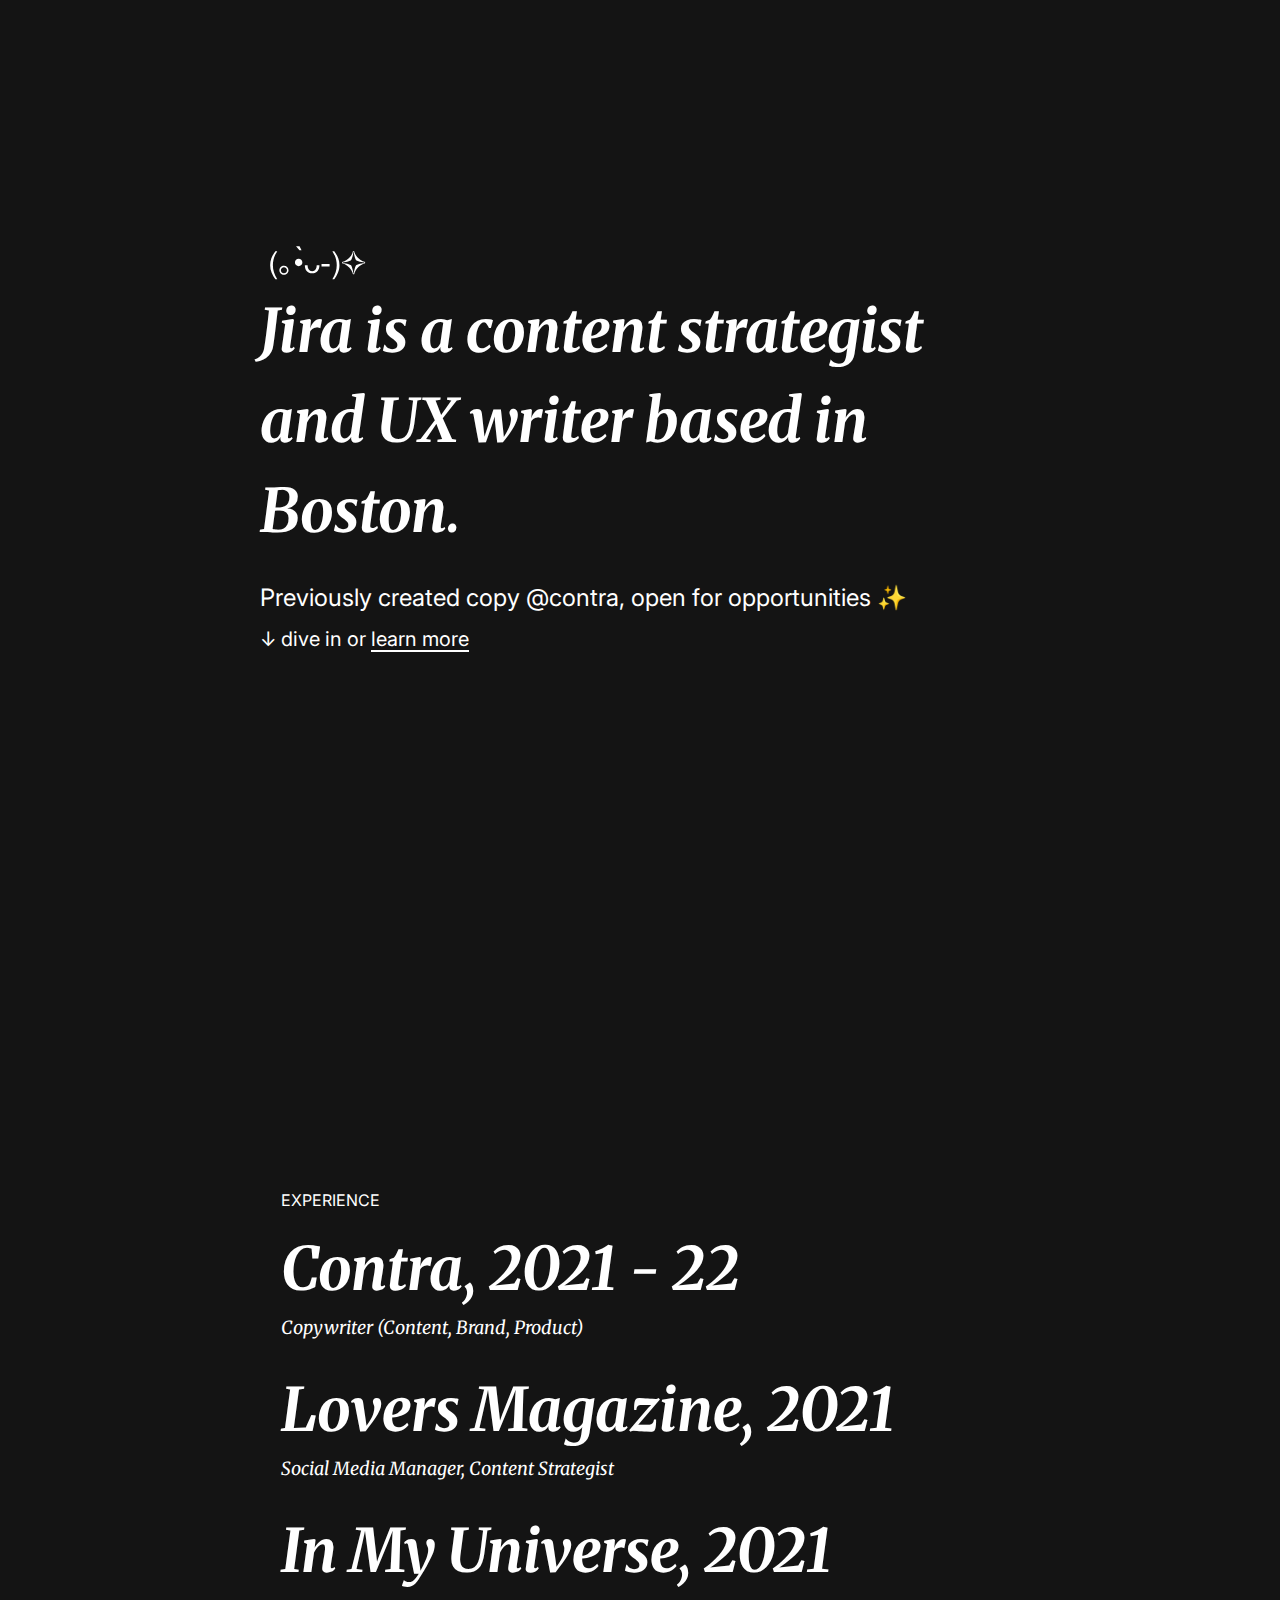
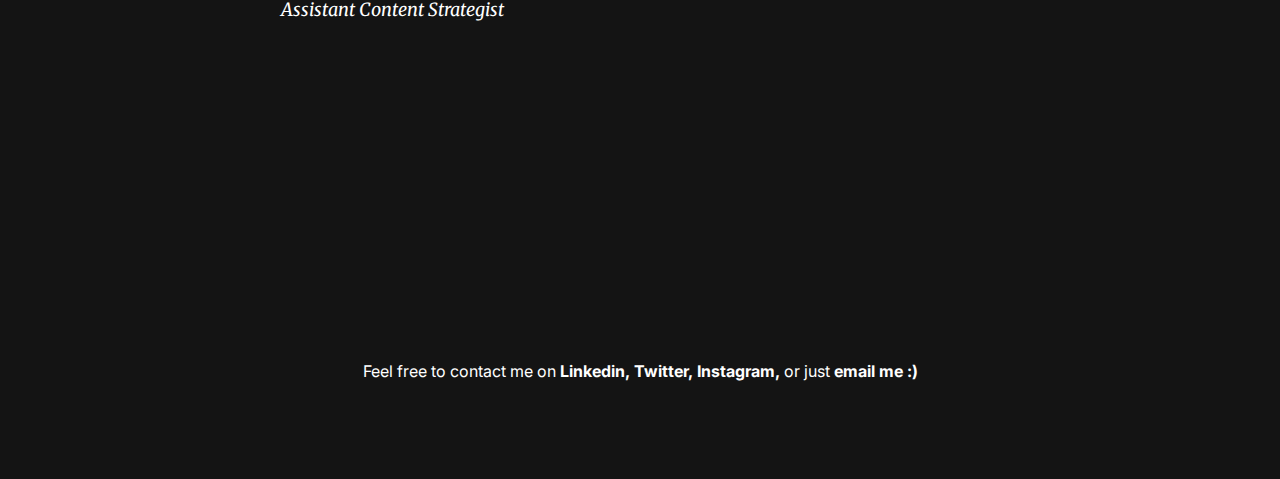
<file: index.html>
<!DOCTYPE html>
<html lang="en">
<head>
    <meta charset="UTF-8">
    <meta http-equiv="X-UA-Compatible" content="IE=edge">
    <meta name="viewport" content="width=device-width, initial-scale=1.0">
    <link rel="apple-touch-icon" sizes="120x120" href="apple-touch-icon.png">
    <link rel="icon" type="image/png" sizes="32x32" href="favicon-32x32.png">
    <link rel="icon" type="image/png" sizes="16x16" href="favicon-16x16.png">
    <link rel="manifest" href="site.webmanifest">
    <link rel="mask-icon" href="safari-pinned-tab.svg" color="#5bbad5">
    <meta name="msapplication-TileColor" content="#da532c">
    <meta name="theme-color" content="#ffffff">
    <link rel="preconnect" href="https://fonts.googleapis.com">
    <link rel="preconnect" href="https://fonts.gstatic.com" crossorigin>
    <link href="https://fonts.googleapis.com/css2?family=Inter&family=Merriweather:ital,wght@0,700;1,700&display=swap" rel="stylesheet"> 
    <link rel="stylesheet" href="style/bulma.min.css">
    <link rel="stylesheet" href="style/custom.css">
    <title>jira.exe</title>
</head>
<body>
    <span class="glow">
    <!-- intro -->
    <section class="section is-flex intro-wrapper ">
        <div class="container intro">
            <div class="columns">
                <div class="column is-2-desktop is-1-mobile"></div>
                <div class="column is-8-desktop is-12-mobile">
                    <img src="img/character.svg" alt="character :)">
                    <h1> Jira is a content strategist and UX writer based in Boston.</h1>
                    <h4 class="mt-5">Previously created copy <a href="https://contra.com/" target="_blank"> @contra</a>, open for opportunities ✨</h4>
                    <p class="mt-2 hero-cta"> ↓ dive in or <a href="about-me.html" class="inline-link"> learn more </a> </p>
                </div>
                <div class="columns is-2-desktop is-1-mobile"></div>
            </div>
        </div>
    </section>
    <!-- experience -->
    <section class="section is-large">
        <!-- little header for "experience" -->
        <div class="container experience-header">
            <div class="columns">
                <div class="column is-2-desktop is-1-mobile"></div>
                <div class="column is-8-desktop is-12-mobile">
                    <div> EXPERIENCE </div>
                </div>
            </div>
        </div>
        <!-- projects experience -->
        <div class="container experience-object">
            <div class="columns">
                <div class="column is-2-desktop is-1-mobile"></div>
                <div class="column is-8-desktop is-12-mobile">
                    <a href="contra-intro.html">
                    <div class="project-landing-title">  <h1>Contra, 2021 - 22</h1></div>
                    <div class="project-description"> Copywriter (Content, Brand, Product)</div>
                    </a>
                </div>
            </div>
        </div>        
        <div class="container experience-object mt-3">
            <div class="columns">
                <div class="column is-2-desktop is-1-mobile"></div>
                <div class="column is-8-desktop is-12-mobile">
                    <a href="lovers-magazine-intro.html">
                    <div class="project-landing-title">  <h1>Lovers Magazine, 2021</h1></div>
                    <div class="project-description"> Social Media Manager, Content Strategist</div>
                    </a>
                </div>
            </div>
        </div>     
        <div class="container experience-object mt-3">
            <div class="columns">
                <div class="column is-2-desktop is-1-mobile"></div>
                <div class="column is-8-desktop is-12-mobile">
                    <a href="in-my-universe-intro.html">
                    <div class="project-landing-title">  <h1>In My Universe, 2021</h1></div>
                    <div class="project-description"> Assistant Content Strategist </div>
                    </a>
                </div>
            </div>
        </div>     
    </section>
    </span>

    <footer class="footer">
        <div class="content has-text-centered">
        <span class="glow">
          <p>
            Feel free to contact me on 
            <a href="https://www.linkedin.com/in/janjira-sun-536024183/" target="_blank"><strong>  Linkedin,</strong> </a> 
            <a href="https://twitter.com/janjirasun" target="_blank"> <strong>  Twitter,</strong> </a>
                <a href="https://www.instagram.com/janjirasun/" target="_blank"> <strong> Instagram, </strong> </a>
            or just 
            <a href="mailto:janjiratsun@gmail.com?Subject=Hey Jira, just came from your site 🌿" target="_blank"> <strong> email me :) </strong>  </a>
          </p>
        </span>
        </div>
    </footer>
</body>
</html>
</file>
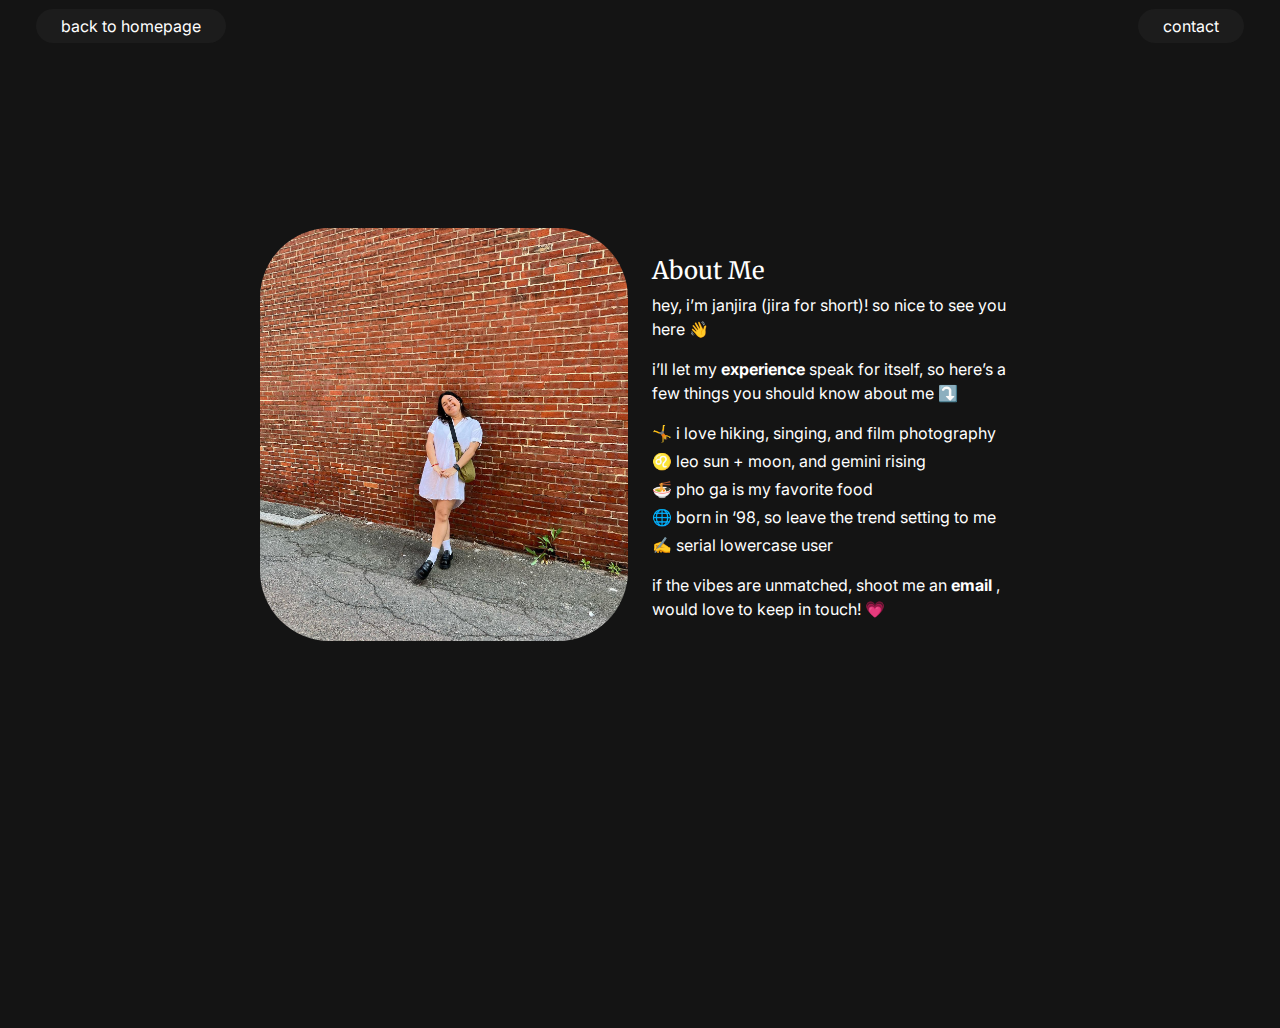
<file: about-me.html>
<!DOCTYPE html>
<html class="has-navbar-fixed-top" lang="en">
    <head>
        <meta charset="UTF-8">
        <meta http-equiv="X-UA-Compatible" content="IE=edge">
        <meta name="viewport" content="width=device-width, initial-scale=1.0">
        <link rel="apple-touch-icon" sizes="120x120" href="apple-touch-icon.png">
        <link rel="icon" type="image/png" sizes="32x32" href="favicon-32x32.png">
        <link rel="icon" type="image/png" sizes="16x16" href="favicon-16x16.png">
        <link rel="manifest" href="site.webmanifest">
        <link rel="mask-icon" href="safari-pinned-tab.svg" color="#5bbad5">
        <meta name="msapplication-TileColor" content="#da532c">
        <meta name="theme-color" content="#ffffff">
        <link rel="preconnect" href="https://fonts.googleapis.com">
        <link rel="preconnect" href="https://fonts.gstatic.com" crossorigin>
        <link href="https://fonts.googleapis.com/css2?family=Inter&family=Merriweather:ital,wght@0,700;1,700&display=swap" rel="stylesheet"> 
        <link rel="stylesheet" href="style/bulma.min.css">
        <link rel="stylesheet" href="style/custom.css">
        <title>jira.exe</title>
    </head>
<body>
    <nav class="navbar is-fixed-top">
        <div class="navbar-item"></div>
        <div class="navbar-brand">
            <div class="navbar-item">
                <div class="homepage-back-button">
                    <a href="index.html"> back to homepage</a>
                </div>
            </div>
        </div>
        <div class="navbar-end navbar-end-flex">
            <div class="navbar-item">
                <div class="contact-me-button">
                    <a href="mailto:janjiratsun@gmail.com?Subject=Hey Jira, just came from your site 🌿" target="_blank"> contact </a>
                </div>
            </div>
        </div>
        <div class="navbar-item"></div>
    </nav>
    <!-- intro -->
    <section class="section project-page ">
        <div class="container">
            <!-- side by side section -->
            <div class="columns">
                <div class="column is-2-desktop is-1-mobile"></div>
                <div class="column is-4-desktop is-12-mobile">
                    <img src="img/about-me/jira-image.jpg" class="about-me-img" alt="jira image">
                </div>
                <div class="column is-4-desktop is-12-mobile side-text-container">
                    <div>
                        <h2> About Me</h2>
                        <p class="mt-1">
                            hey, i’m janjira (jira for short)! so nice to see you here 👋
                        </p>
                        <p class="mt-4">
                            i’ll let my 
                            <a href="https://www.linkedin.com/in/janjira-sun-536024183/" target="_blank"> <strong> experience </strong> </a> 
                            speak for itself, so here’s a few things you should know about me ⤵️                        
                        </p>
                        <ul class="mt-4">
                            <li class="mt-1"> 🤸 i love hiking, singing, and film photography</li>
                            <li class="mt-1">♌️ leo sun + moon, and gemini rising</li>
                            <li class="mt-1">🍜 pho ga is my favorite food</li>
                            <li class="mt-1">🌐 born in ‘98, so leave the trend setting to me</li>
                            <li class="mt-1">✍️ serial lowercase user</li>
                        </ul>
                        <p class="mt-4">
                            if the vibes are unmatched, shoot me an 
                            <a href="mailto:janjiratsun@gmail.com?Subject=Hey Jira, just came from your site 🌿" target="_blank"> <strong> email </strong></a>
                            , would love to keep in touch! 💗
                        </p>
                    </div>

                </div>

            </div>

        </div>
    </section>
</body>
</html>
</file>
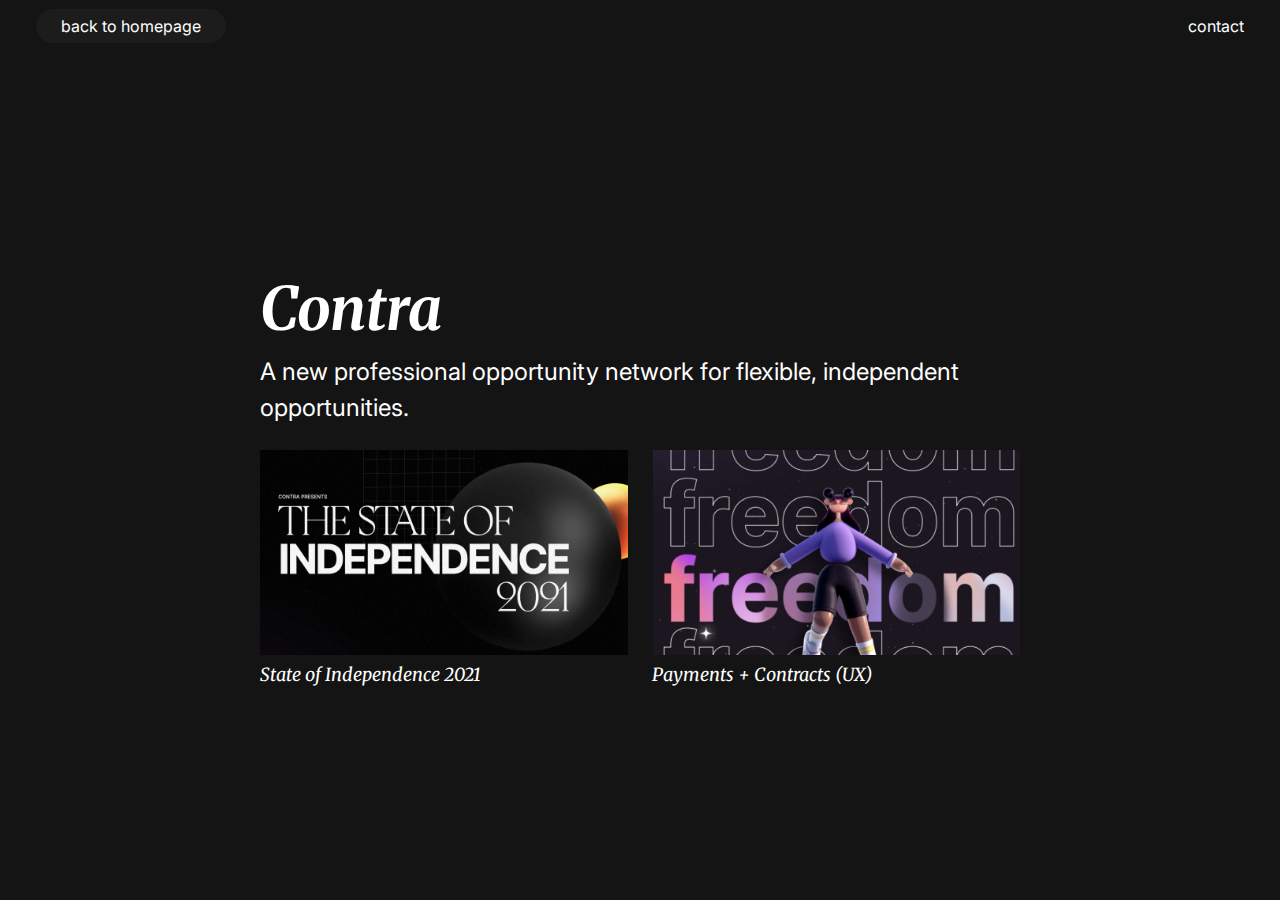
<file: contra-intro.html>
<!DOCTYPE html>
<html class="has-navbar-fixed-top" lang="en">
<head>
    <meta charset="UTF-8">
    <meta http-equiv="X-UA-Compatible" content="IE=edge">
    <meta name="viewport" content="width=device-width, initial-scale=1.0">
    <link rel="preconnect" href="https://fonts.googleapis.com">
    <link rel="preconnect" href="https://fonts.gstatic.com" crossorigin>
    <link href="https://fonts.googleapis.com/css2?family=Inter&family=Merriweather:ital,wght@0,700;1,700&display=swap" rel="stylesheet"> 
    <link rel="stylesheet" href="style/bulma.min.css">
    <link rel="stylesheet" href="style/custom.css">
    <title>jira.exe</title>
</head>
<body>
    <nav class="navbar is-fixed-top">
        <div class="navbar-item"></div>
        <div class="navbar-brand">
            <div class="navbar-item">
                <div class="homepage-back-button">
                    <a href="index.html"> back to homepage</a>
                </div>
            </div>
        </div>
        <div class="navbar-end navbar-end-flex">
            <div class="navbar-item">
                <a href="mailto:janjiratsun@gmail.com?Subject=Hey Jira, just came from your site 🌿" target="_blank"> contact </a>
            </div>
        </div>
        <div class="navbar-item"></div>
    </nav>
    <!-- intro -->
    <section class="section is-flex intro-wrapper ">
        <div class="container intro">
        <!-- little header for "experience" -->
        <div class="container experience-header">
            <div class="columns">
                <div class="column is-2-desktop is-1-mobile"></div>
                <div class="column is-8-desktop is-10-mobile">
                    <h1> Contra </h1>
                    <p class="description-text"> A new professional opportunity network for flexible, independent opportunities.</p>
                </div>
            </div>
            <div class="columns">
                <div class="column is-2-desktop is-1-mobile"></div>
                <div class="column is-4-desktop is-10-mobile">
                    <!-- project - image containers -->
                    <div>
                        <a href="contra-soi.html">
                        <img src="img/contra-intro/soi mask@2x.png" alt="state of indepence">
                        <div class="project-description"> State of Independence 2021</div>
                        </a>
                    </div>
                </div>
                <div class="column is-4-desktop is-10-mobile">
                    <!-- project - image containers -->
                    <div>
                        <a href="">
                        <img src="img/contra-intro/payments mask@2x.png" alt="state of indepence">
                        <div class="project-description"> Payments + Contracts (UX)</div>
                        </a>
                    </div>
                </div>
            </div>
        </div>
        </div>
    </section>
</body>
</html>
</file>
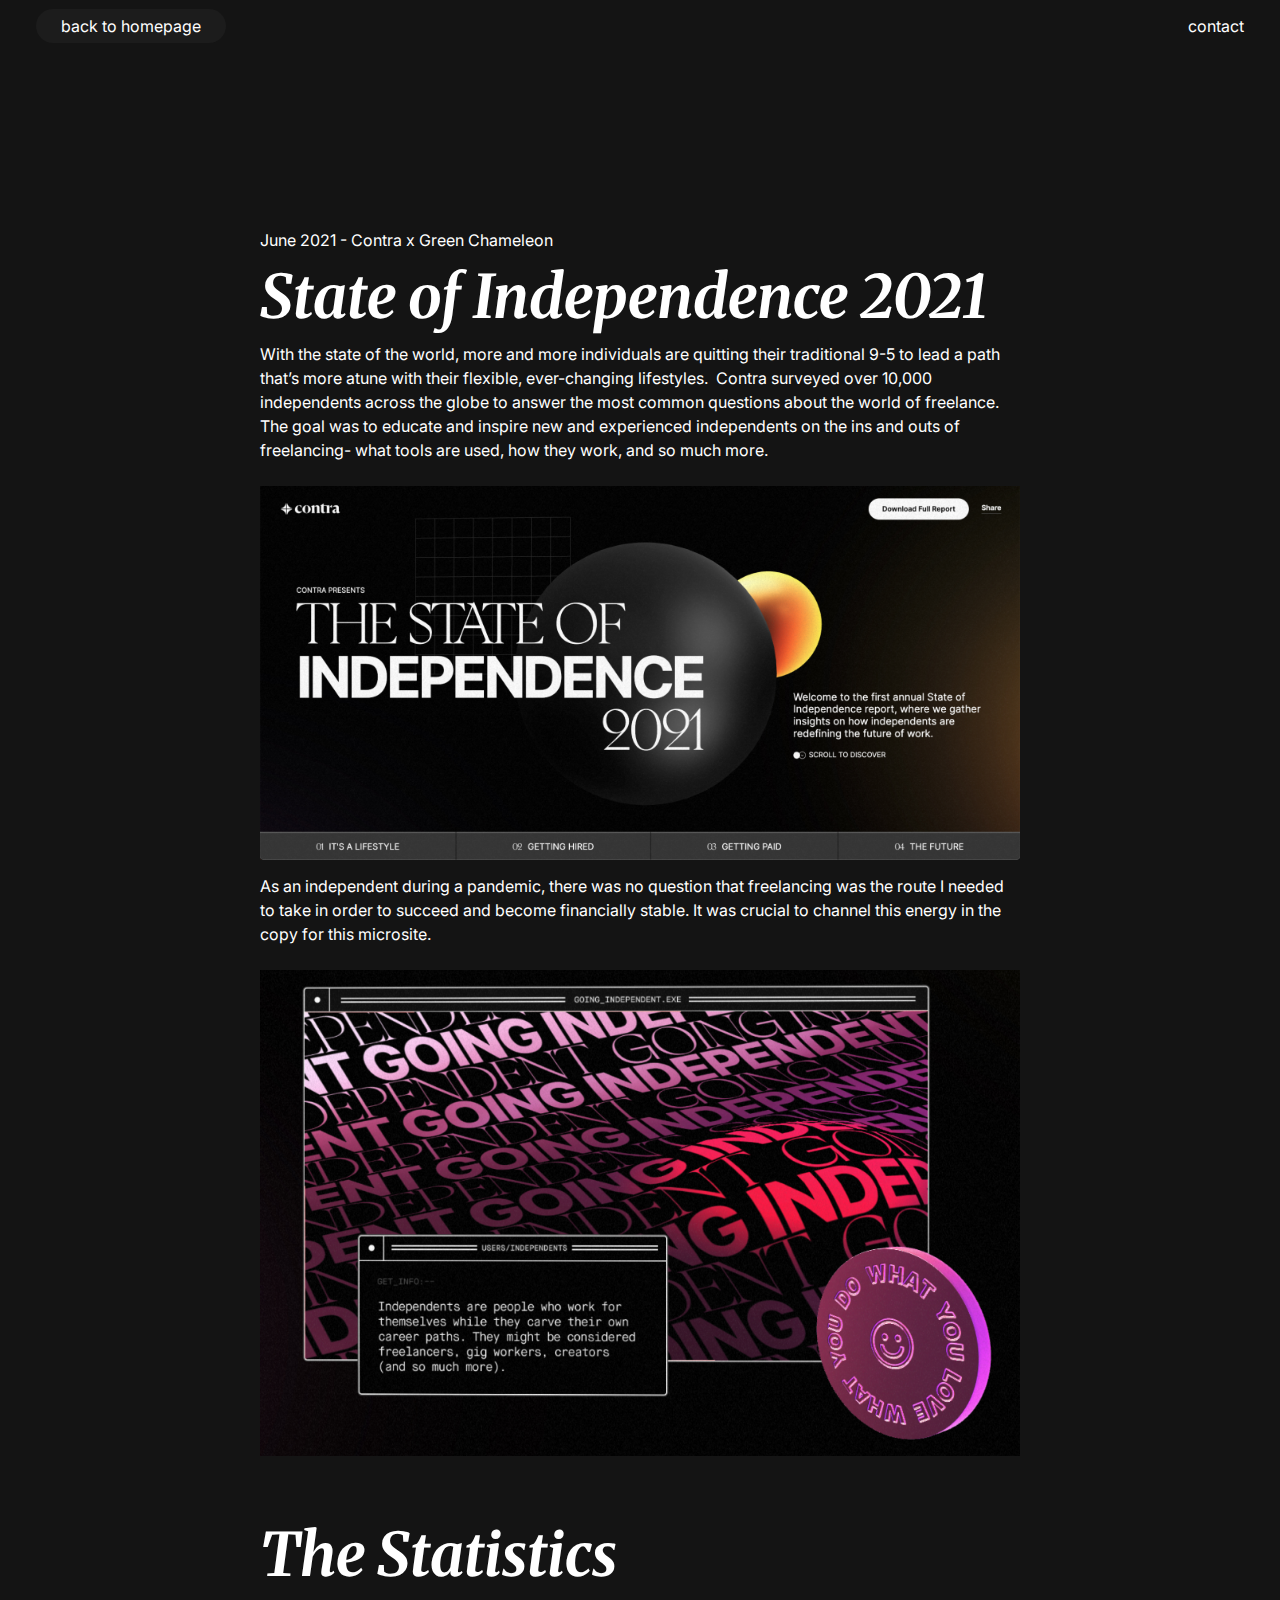
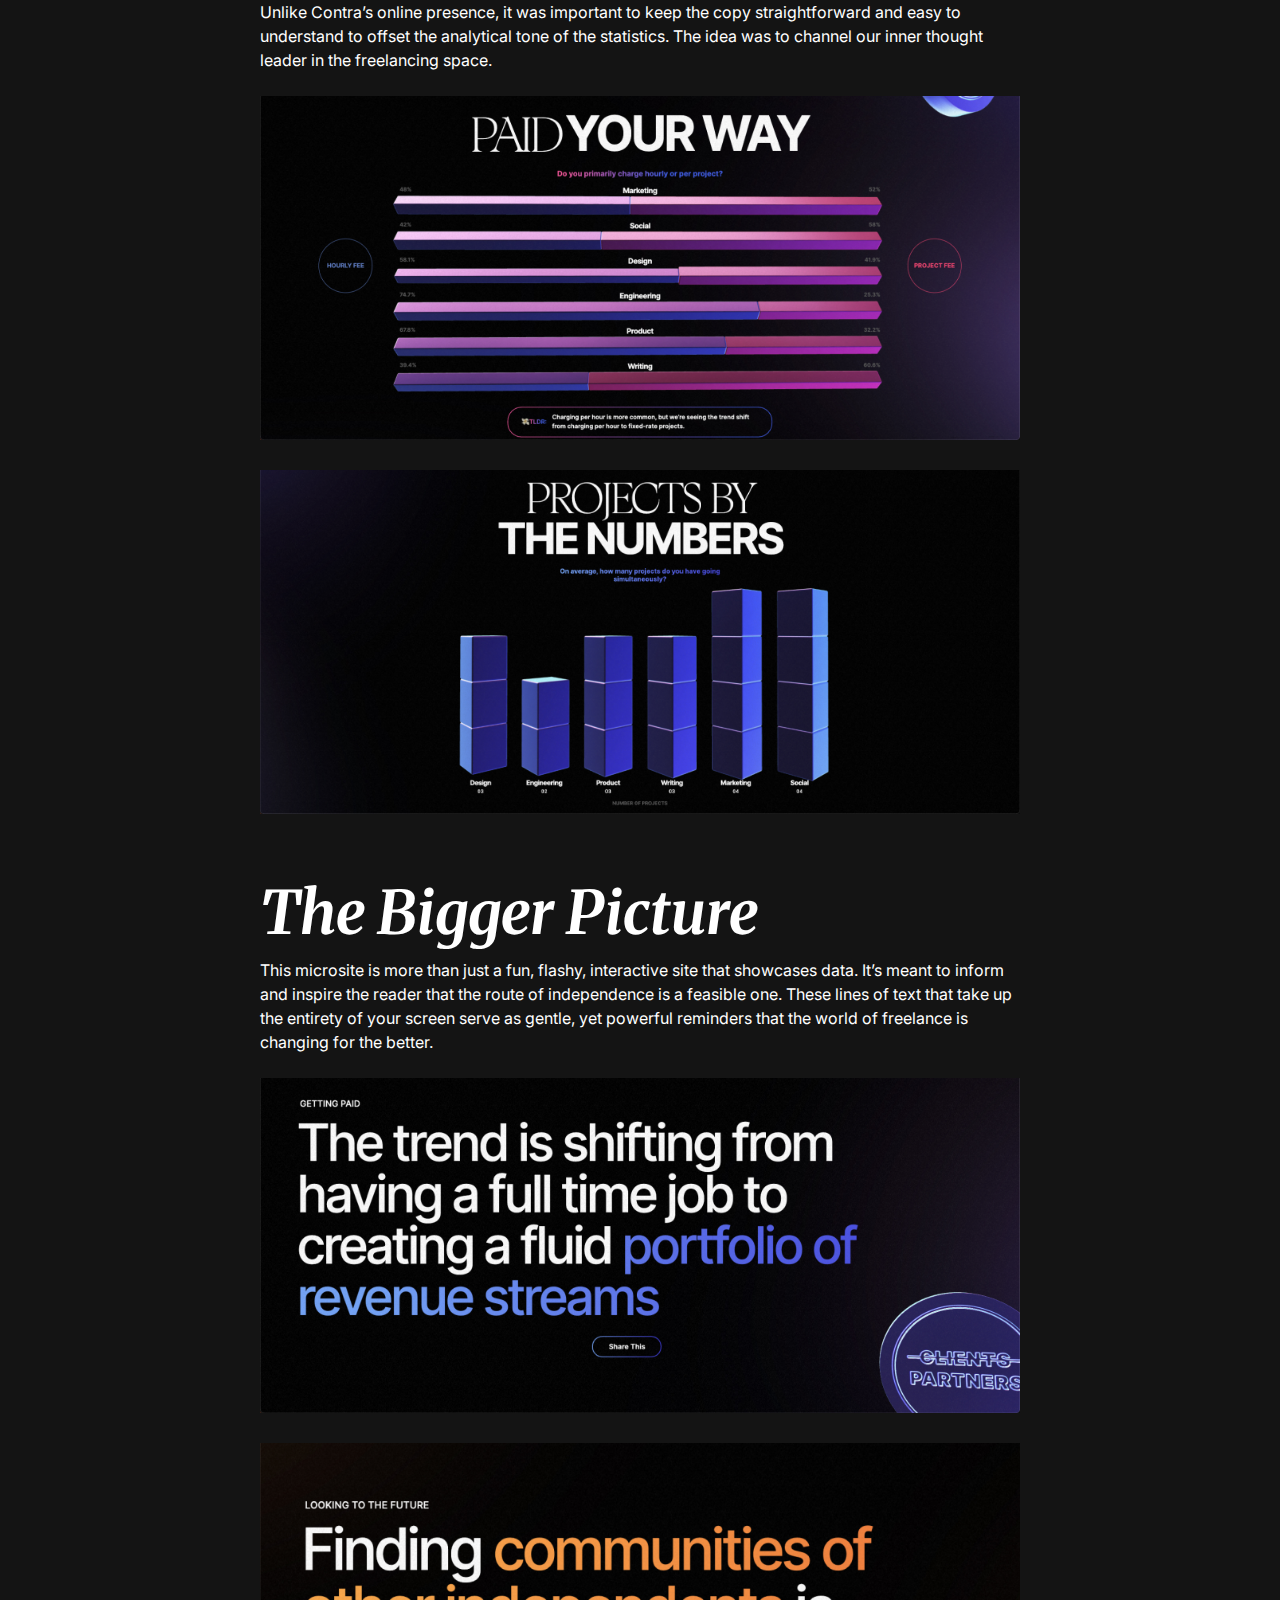
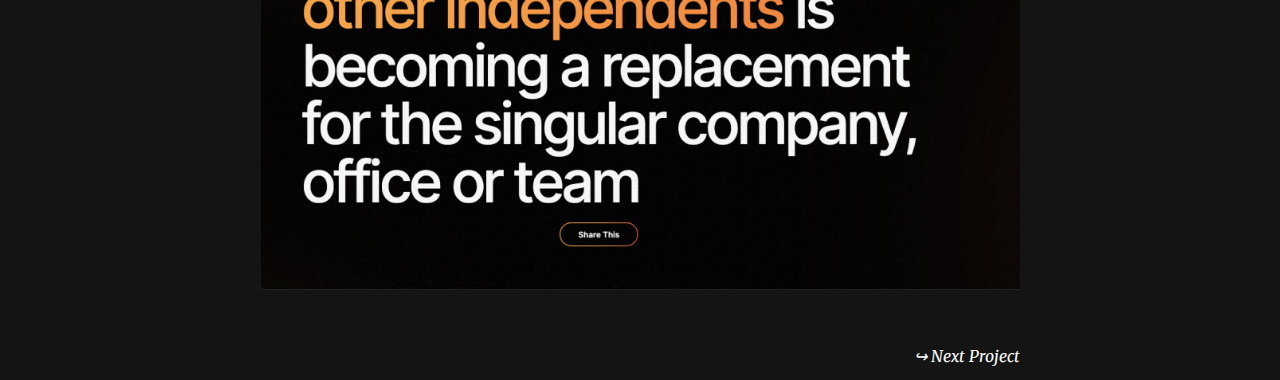
<file: contra-soi.html>
<!DOCTYPE html>
<html class="has-navbar-fixed-top" lang="en">
<head>
    <meta charset="UTF-8">
    <meta http-equiv="X-UA-Compatible" content="IE=edge">
    <meta name="viewport" content="width=device-width, initial-scale=1.0">
    <link rel="preconnect" href="https://fonts.googleapis.com">
    <link rel="preconnect" href="https://fonts.gstatic.com" crossorigin>
    <link href="https://fonts.googleapis.com/css2?family=Inter&family=Merriweather:ital,wght@0,700;1,700&display=swap" rel="stylesheet"> 
    <link rel="stylesheet" href="style/bulma.min.css">
    <link rel="stylesheet" href="style/custom.css">
    <title>jira.exe</title>
</head>
<body>
    <nav class="navbar is-fixed-top">
        <div class="navbar-item"></div>
        <div class="navbar-brand">
            <div class="navbar-item">
                <div class="homepage-back-button">
                    <a href="index.html"> back to homepage</a>
                </div>
            </div>
        </div>
        <div class="navbar-end navbar-end-flex">
            <div class="navbar-item">
                <a href="mailto:janjiratsun@gmail.com?Subject=Hey Jira, just came from your site 🌿" target="_blank"> contact </a>
            </div>
        </div>
        <div class="navbar-item"></div>
    </nav>
    <!-- intro -->
    <section class="section project-page ">
        <div class="container">
            <div class="columns">
                <div class="column is-2-desktop is-1-mobile"></div>
                <div class="column is-8-desktop is-10-mobile">
                    <div>  June 2021 - Contra x Green Chameleon </div>
                    <h1> State of Independence 2021 </h1>
                    <p class="project-description-2"> With the state of the world, more and more individuals are quitting their traditional 9-5 to lead a path that’s more atune with their flexible, ever-changing lifestyles.  Contra surveyed over 10,000 independents across the globe to answer the most common questions about the world of freelance. The goal was to educate and inspire new and experienced independents on the ins and outs of freelancing- what tools are used, how they work, and so much more.</p>
                </div>
            </div>
            <div class="columns">
                <div class="column is-2-desktop is-1-mobile"></div>
                <div class="column is-8-desktop is-10-mobile">
                    <div><img src="img/contra-soi-images/SOI-hero@2x.jpg" alt="SOI HERO"></div>
                    <div class="project-description-2 mt-2">As an independent during a pandemic, there was no question that freelancing was the route I needed to take in order to succeed and become financially stable. It was crucial to channel this energy in the copy for this microsite. </div>
                </div>
            </div>
            <div class="columns">
                <div class="column is-2-desktop is-1-mobile"></div>
                <div class="column is-8-desktop is-10-mobile">
                    <div><img src="img/contra-soi-images/independent-definition-text@2x.jpg" alt="independent-definition-text"></div>
                </div>
            </div>
            <div class="columns mt-5">
                <div class="column is-2-desktop is-1-mobile"></div>
                <div class="column is-8-desktop is-10-mobile">
                    <h1> The Statistics</h1>
                    <div class="project-description-2"> Unlike Contra’s online presence, it was important to keep the copy straightforward and easy to understand to offset the analytical tone of the statistics. The idea was to channel our inner thought leader in the freelancing space.</div>
                    <div class="mt-5"><img src="img/contra-soi-images/paid-your-way-stats@2x.jpg" alt="SOI HERO"></div>
                    <div class="mt-5"><img src="img/contra-soi-images/projects-by-numbers-stats@2x.jpg" alt="SOI HERO"></div>

                </div>
            </div>
            <div class="columns mt-5">
                <div class="column is-2-desktop is-1-mobile"></div>
                <div class="column is-8-desktop is-10-mobile">
                    <h1> The Bigger Picture</h1>
                    <div class="project-description-2"> This microsite is more than just a fun, flashy, interactive site that showcases data. It’s meant to inform and inspire the reader that the route of independence is a feasible one. These lines of text that take up the entirety of your screen serve as gentle, yet powerful reminders that the world of freelance is changing for the better.</div>
                    <div class="mt-5"><img src="img/contra-soi-images/getting-paid-text@2x.jpg" alt="SOI HERO"></div>
                    <div class="mt-5"><img src="img/contra-soi-images/looking-to-the-future-text@2x.jpg" alt="SOI HERO"></div>
                </div>
            </div>
        </div>
    </section>
    <section class="custom-footer mb-5">
        <div class="container">
        <div class="columns">
            <div class="column is-2-desktop"> </div>
            <div class="column is-8-desktop">
                <div class="next-project-button is-pulled-right">
                    <a href="#"> ↪ Next Project  </a>
                </div>
            </div>
            <div class="column is-2-desktop"></div>
        </div>
    </div>
    </section>
</body>
</html>
</file>
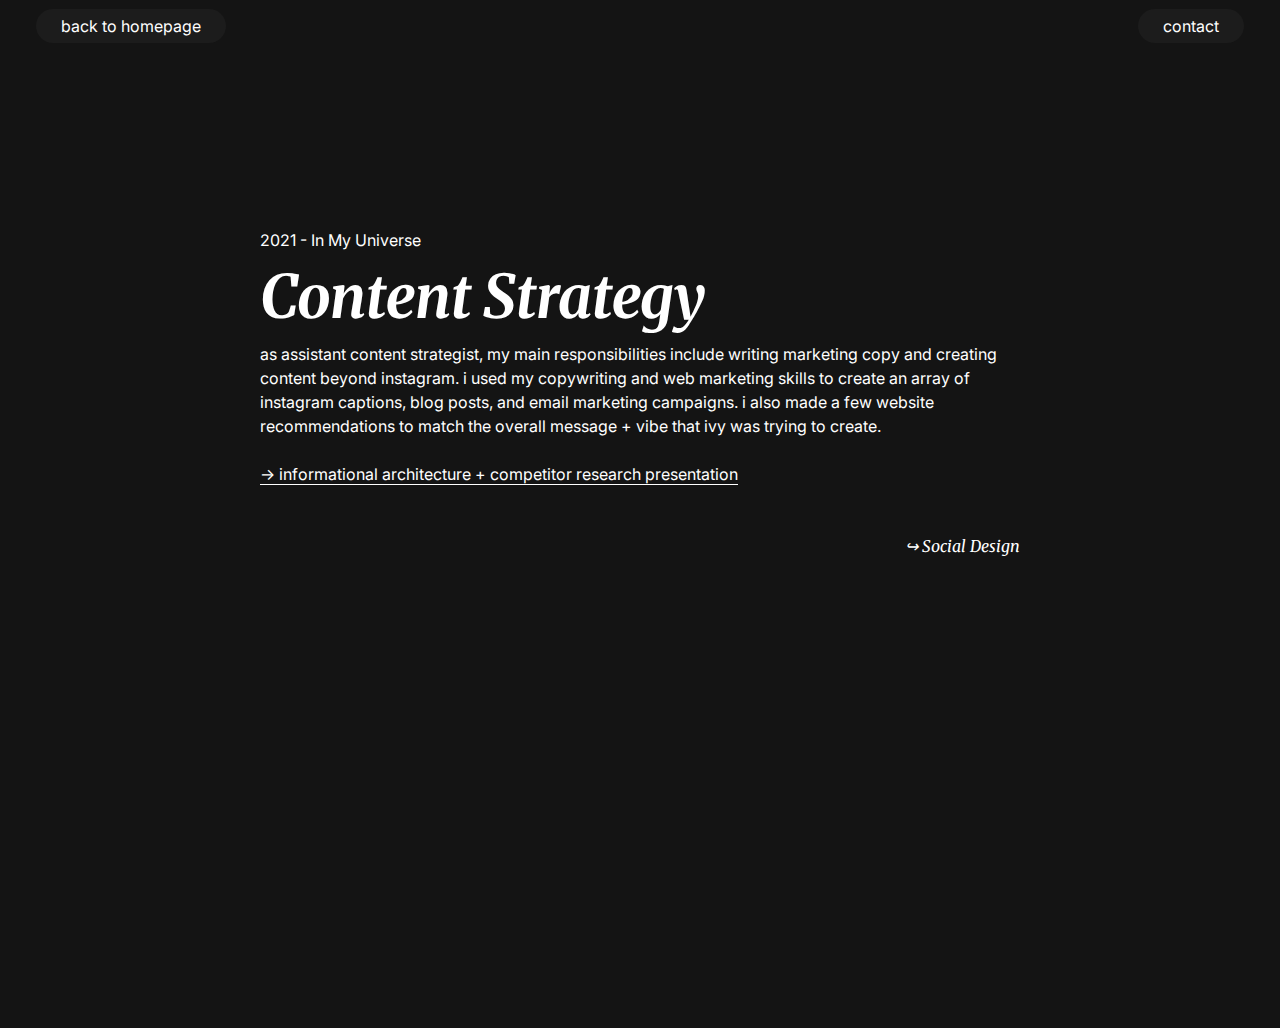
<file: imu-content strategy.html>
<!DOCTYPE html>
<html class="has-navbar-fixed-top" lang="en">
    <head>
        <meta charset="UTF-8">
        <meta http-equiv="X-UA-Compatible" content="IE=edge">
        <meta name="viewport" content="width=device-width, initial-scale=1.0">
        <link rel="apple-touch-icon" sizes="120x120" href="apple-touch-icon.png">
        <link rel="icon" type="image/png" sizes="32x32" href="favicon-32x32.png">
        <link rel="icon" type="image/png" sizes="16x16" href="favicon-16x16.png">
        <link rel="manifest" href="site.webmanifest">
        <link rel="mask-icon" href="safari-pinned-tab.svg" color="#5bbad5">
        <meta name="msapplication-TileColor" content="#da532c">
        <meta name="theme-color" content="#ffffff">
        <link rel="preconnect" href="https://fonts.googleapis.com">
        <link rel="preconnect" href="https://fonts.gstatic.com" crossorigin>
        <link href="https://fonts.googleapis.com/css2?family=Inter&family=Merriweather:ital,wght@0,700;1,700&display=swap" rel="stylesheet"> 
        <link rel="stylesheet" href="style/bulma.min.css">
        <link rel="stylesheet" href="style/custom.css">
        <title>jira.exe</title>
    </head>
<body>
    <nav class="navbar is-fixed-top">
        <div class="navbar-item"></div>
        <div class="navbar-brand">
            <div class="navbar-item">
                <div class="homepage-back-button">
                    <a href="index.html"> back to homepage</a>
                </div>
            </div>
        </div>
        <div class="navbar-end navbar-end-flex">
            <div class="navbar-item">
                <div class="contact-me-button">
                    <a href="mailto:janjiratsun@gmail.com?Subject=Hey Jira, just came from your site 🌿" target="_blank"> contact </a>
                </div>
            </div>
        </div>
        <div class="navbar-item"></div>
    </nav>
    <!-- intro -->
    <section class="section project-page ">
        <div class="container">
            <div class="columns">
                <div class="column is-2-desktop is-1-mobile"></div>
                <div class="column is-8-desktop is-12-mobile">
                    <div> <a href="in-my-universe-intro.html">  2021 - In My Universe </a></div>
                    <h1> Content Strategy </h1>
                    <p class="project-description-2"> 
                        as assistant content strategist, my main responsibilities include writing marketing copy and creating content beyond instagram. i used my copywriting and web marketing skills to create an array of instagram captions, blog posts, and email marketing campaigns. i also made a few website recommendations to match the overall message + vibe that ivy was trying to create.
                    </p>
                    <br>
                    <a target="_blank" class="inline-link" href="https://s3.us-west-2.amazonaws.com/secure.notion-static.com/b39a4fa9-eb32-47de-941d-466141d59b1a/in_my_universe__%281%29-merged-compressed.pdf?X-Amz-Algorithm=AWS4-HMAC-SHA256&X-Amz-Content-Sha256=UNSIGNED-PAYLOAD&X-Amz-Credential=AKIAT73L2G45EIPT3X45%2F20220904%2Fus-west-2%2Fs3%2Faws4_request&X-Amz-Date=20220904T175829Z&X-Amz-Expires=86400&X-Amz-Signature=97cb9c493b14a9781dd15b0ff6da813c46e3f0e9f9fd50feca5ee0d0ba74b528&X-Amz-SignedHeaders=host&response-content-disposition=filename%20%3D%22in%2520my%2520universe%2520%25E2%259C%25A8%25E2%2580%2594%2520site%2520recommendation%2520%252B%2520competitor%2520research%2520%2520%2520%2520.pdf%22&x-id=GetObject"> -> informational architecture + competitor research presentation</a>
                </div>
            </div>
        </div>
    </section>
    <section class="custom-footer mb-5">
        <div class="container">
        <div class="columns">
            <div class="column is-2-desktop"> </div>
            <div class="column is-8-desktop">
                <div class="next-project-button is-pulled-right">
                    <a href="imu-social-design.html"> ↪ Social Design  </a>
                </div>
            </div>
            <div class="column is-2-desktop"></div>
        </div>
    </div>
    </section>
</body>
</html>
</file>
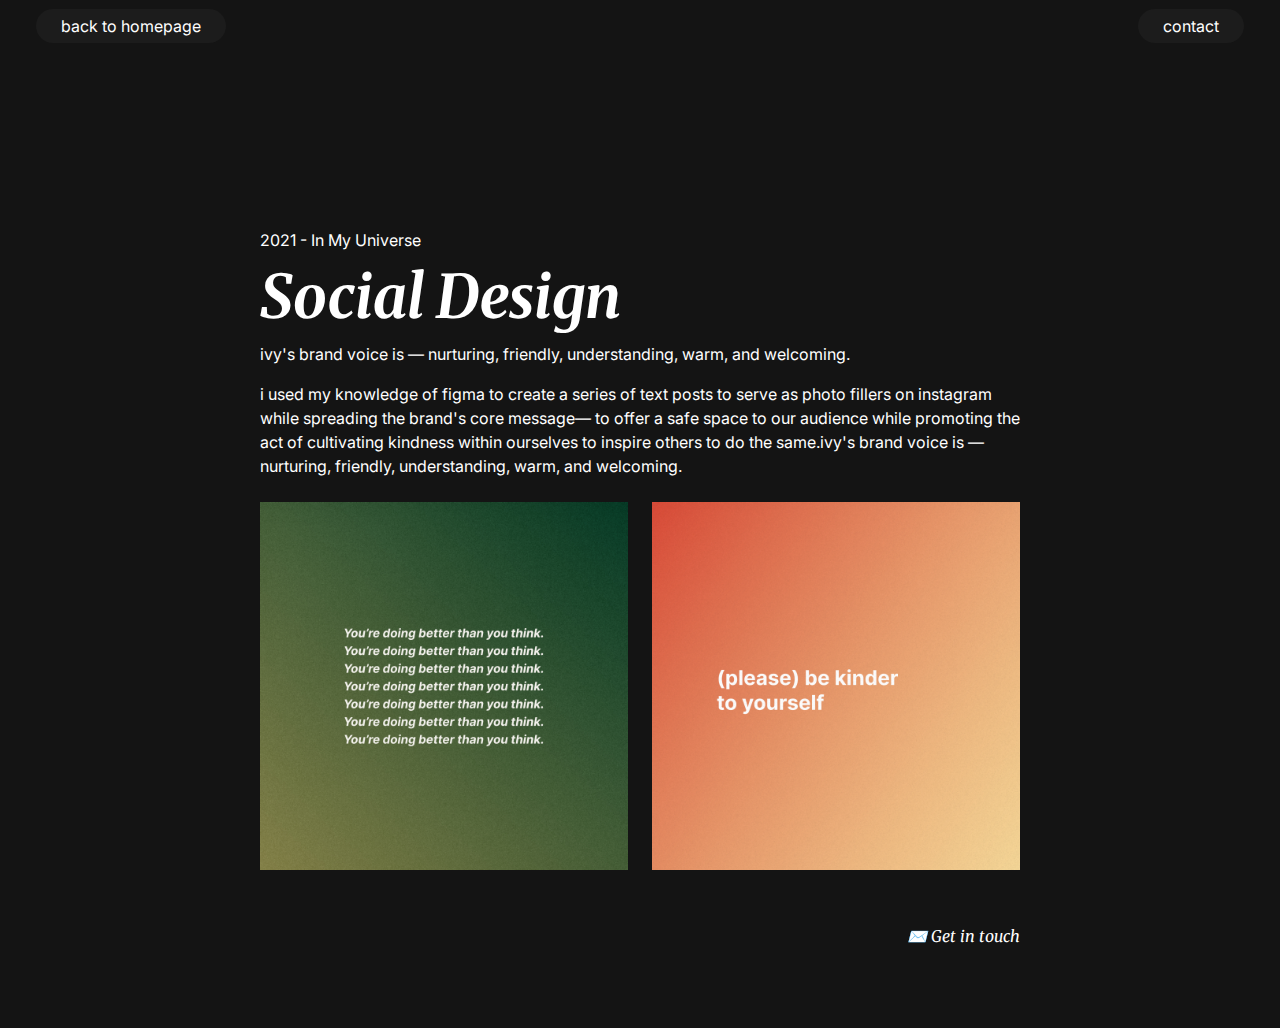
<file: imu-social-design.html>
<!DOCTYPE html>
<html class="has-navbar-fixed-top" lang="en">
    <head>
        <meta charset="UTF-8">
        <meta http-equiv="X-UA-Compatible" content="IE=edge">
        <meta name="viewport" content="width=device-width, initial-scale=1.0">
        <link rel="apple-touch-icon" sizes="120x120" href="apple-touch-icon.png">
        <link rel="icon" type="image/png" sizes="32x32" href="favicon-32x32.png">
        <link rel="icon" type="image/png" sizes="16x16" href="favicon-16x16.png">
        <link rel="manifest" href="site.webmanifest">
        <link rel="mask-icon" href="safari-pinned-tab.svg" color="#5bbad5">
        <meta name="msapplication-TileColor" content="#da532c">
        <meta name="theme-color" content="#ffffff">
        <link rel="preconnect" href="https://fonts.googleapis.com">
        <link rel="preconnect" href="https://fonts.gstatic.com" crossorigin>
        <link href="https://fonts.googleapis.com/css2?family=Inter&family=Merriweather:ital,wght@0,700;1,700&display=swap" rel="stylesheet"> 
        <link rel="stylesheet" href="style/bulma.min.css">
        <link rel="stylesheet" href="style/custom.css">
        <title>jira.exe</title>
    </head>
<body>
    <nav class="navbar is-fixed-top">
        <div class="navbar-item"></div>
        <div class="navbar-brand">
            <div class="navbar-item">
                <div class="homepage-back-button">
                    <a href="index.html"> back to homepage</a>
                </div>
            </div>
        </div>
        <div class="navbar-end navbar-end-flex">
            <div class="navbar-item">
                <div class="contact-me-button">
                    <a href="mailto:janjiratsun@gmail.com?Subject=Hey Jira, just came from your site 🌿" target="_blank"> contact </a>
                </div>
            </div>
        </div>
        <div class="navbar-item"></div>
    </nav>
    <!-- intro -->
    <section class="section project-page ">
        <div class="container">
            <div class="columns">
                <div class="column is-2-desktop is-1-mobile"></div>
                <div class="column is-8-desktop is-12-mobile">
                    <div> <a href="in-my-universe-intro.html"> 2021 - In My Universe </a></div>
                    <h1> Social Design </h1>
                    <p class="project-description-2"> 
                        ivy's brand voice is — nurturing, friendly, understanding, warm, and welcoming.                    
                    </p>
                    <p class="project-description-2 mt-4"> 
                        i used my knowledge of figma to create a series of text posts to serve as photo fillers on instagram while spreading the brand's core message— to offer a safe space to our audience while promoting the act of cultivating kindness within ourselves to inspire others to do the same.ivy's brand voice is — nurturing, friendly, understanding, warm, and welcoming.                    
                    </p>
                </div>
            </div>
            <!-- side by side section -->
            <div class="columns">
                <div class="column is-2-desktop is-1-mobile"></div>
                <div class="column is-4-desktop is-12-mobile">
                    <img src="img/imu/social-design-001@2x.jpg" alt="imu-social design image">
                </div>
                <div class="column is-4-desktop is-12-mobile">
                    <img src="img/imu/social-design-002@2x.jpg" alt="imu-social design image">
                </div>
            </div>
        </div>
    </section>
    <section class="custom-footer mb-5">
        <div class="container">
        <div class="columns">
            <div class="column is-2-desktop"> </div>
            <div class="column is-8-desktop">
                <div class="next-project-button is-pulled-right">
                    <a href="mailto:janjiratsun@gmail.com?Subject=Hey Jira, just came from your site 🌿" target="_blank"> ✉️ Get in touch </a>
                </div>
            </div>
            <div class="column is-2-desktop"></div>
        </div>
    </div>
    </section>
</body>
</html>
</file>
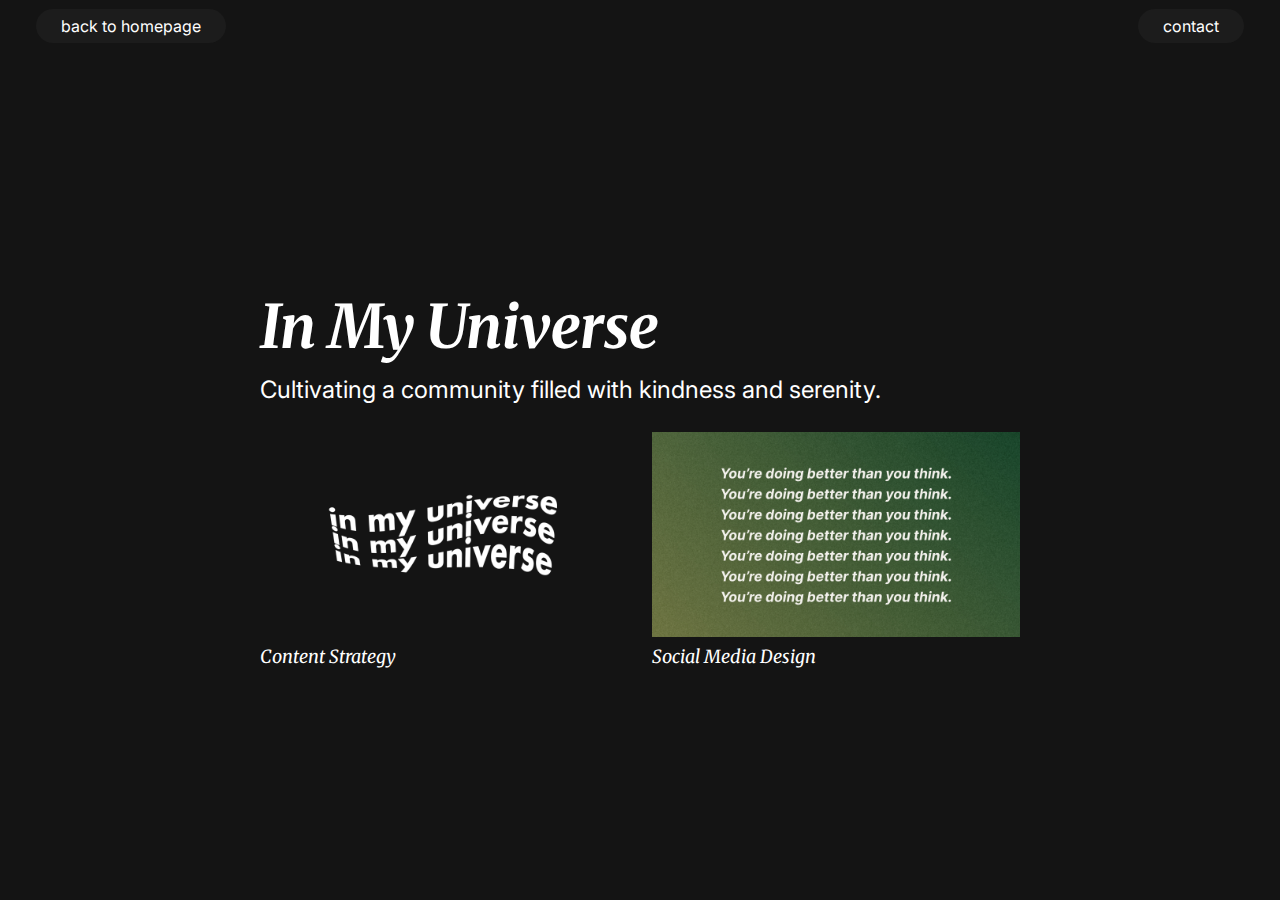
<file: in-my-universe-intro.html>
<!DOCTYPE html>
<html class="has-navbar-fixed-top" lang="en">
    <head>
        <meta charset="UTF-8">
        <meta http-equiv="X-UA-Compatible" content="IE=edge">
        <meta name="viewport" content="width=device-width, initial-scale=1.0">
        <link rel="apple-touch-icon" sizes="120x120" href="apple-touch-icon.png">
        <link rel="icon" type="image/png" sizes="32x32" href="favicon-32x32.png">
        <link rel="icon" type="image/png" sizes="16x16" href="favicon-16x16.png">
        <link rel="manifest" href="site.webmanifest">
        <link rel="mask-icon" href="safari-pinned-tab.svg" color="#5bbad5">
        <meta name="msapplication-TileColor" content="#da532c">
        <meta name="theme-color" content="#ffffff">
        <link rel="preconnect" href="https://fonts.googleapis.com">
        <link rel="preconnect" href="https://fonts.gstatic.com" crossorigin>
        <link href="https://fonts.googleapis.com/css2?family=Inter&family=Merriweather:ital,wght@0,700;1,700&display=swap" rel="stylesheet"> 
        <link rel="stylesheet" href="style/bulma.min.css">
        <link rel="stylesheet" href="style/custom.css">
        <title>jira.exe</title>
    </head>
<body>
    <nav class="navbar is-fixed-top">
        <div class="navbar-item"></div>
        <div class="navbar-brand">
            <div class="navbar-item">
                <div class="homepage-back-button">
                    <a href="index.html"> back to homepage</a>
                </div>
            </div>
        </div>
        <div class="navbar-end navbar-end-flex">
            <div class="navbar-item">
                <div class="contact-me-button">
                    <a href="mailto:janjiratsun@gmail.com?Subject=Hey Jira, just came from your site 🌿" target="_blank"> contact </a>
                </div>
            </div>
        </div>
        <div class="navbar-item"></div>
    </nav>
    <!-- intro -->
    <section class="section is-flex intro-wrapper ">
        <div class="container intro">
        <!-- little header for "experience" -->
        <div class="container experience-header">
            <div class="columns">
                <div class="column is-2-desktop is-1-mobile"></div>
                <div class="column is-8-desktop is-12-mobile">
                    <h1> In My Universe </h1>
                    <p class="description-text"> 
                        Cultivating a community filled with kindness and serenity.
                    </p>
                </div>
            </div>
            <div class="columns">
                <div class="column is-2-desktop is-1-mobile"></div>
                <div class="column is-4-desktop is-12-mobile">
                    <!-- project - image containers -->
                    <div>
                        <a href="imu-content strategy.html">
                        <img src="img/imu/in my universe-content strategy@2x.png" alt="in my universe - content strategy image preview">
                        <div class="project-description"> Content Strategy</div>
                        </a>
                    </div>
                </div>
                <div class="column is-4-desktop is-12-mobile">
                    <!-- project - image containers -->
                    <div>
                        <a href="imu-social-design.html">
                        <img src="img/lovers-magazine/social media design - in my universe@2x.jpg" alt="state of indepence">
                        <div class="project-description"> Social Media Design</div>
                        </a>
                    </div>
                </div>
            </div>
        </div>
        </div>
    </section>
</body>
</html>
</file>
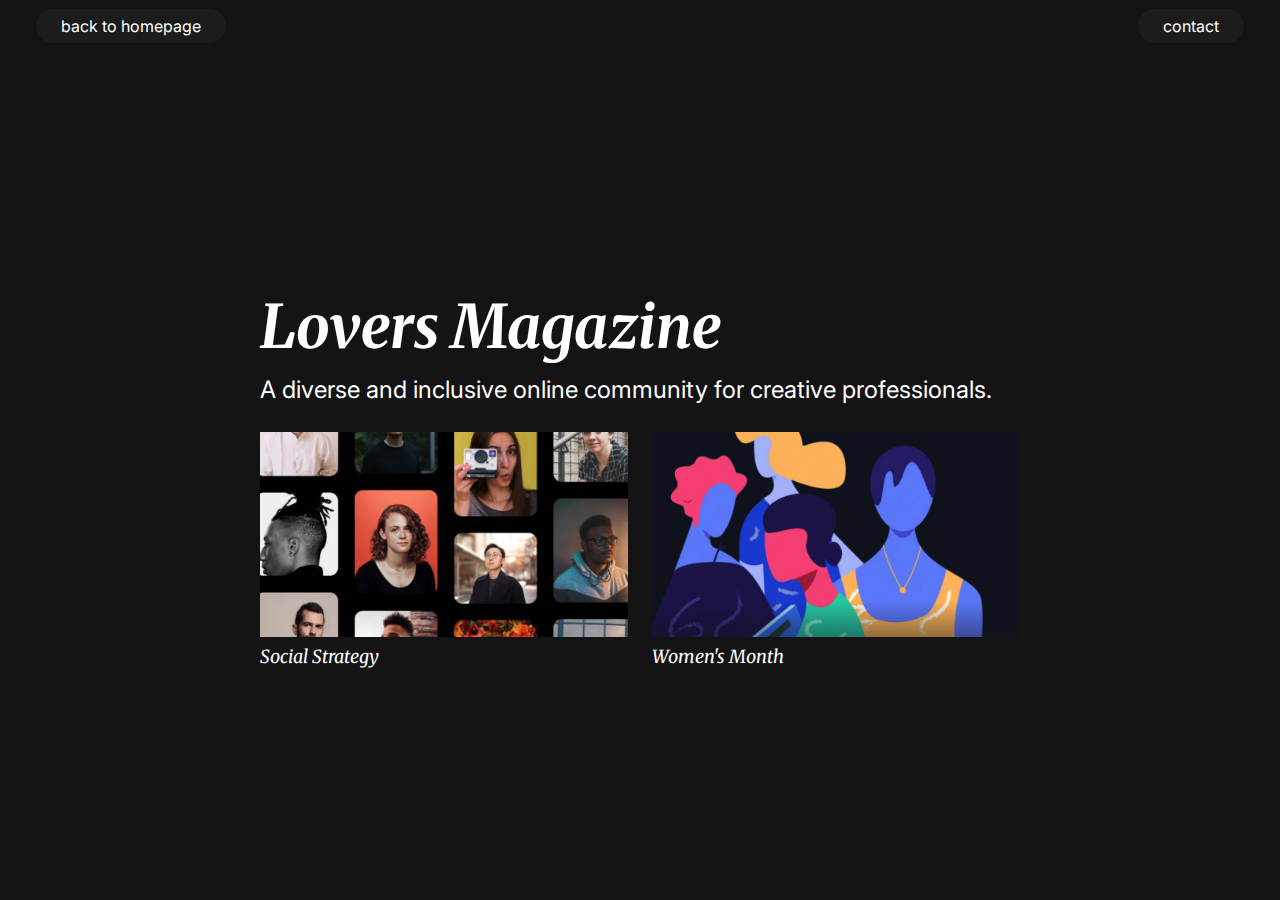
<file: lovers-magazine-intro.html>
<!DOCTYPE html>
<html class="has-navbar-fixed-top" lang="en">
<head>
    <meta charset="UTF-8">
    <meta http-equiv="X-UA-Compatible" content="IE=edge">
    <meta name="viewport" content="width=device-width, initial-scale=1.0">
    <link rel="apple-touch-icon" sizes="120x120" href="apple-touch-icon.png">
    <link rel="icon" type="image/png" sizes="32x32" href="favicon-32x32.png">
    <link rel="icon" type="image/png" sizes="16x16" href="favicon-16x16.png">
    <link rel="manifest" href="site.webmanifest">
    <link rel="mask-icon" href="safari-pinned-tab.svg" color="#5bbad5">
    <meta name="msapplication-TileColor" content="#da532c">
    <meta name="theme-color" content="#ffffff">
    <link rel="preconnect" href="https://fonts.googleapis.com">
    <link rel="preconnect" href="https://fonts.gstatic.com" crossorigin>
    <link href="https://fonts.googleapis.com/css2?family=Inter&family=Merriweather:ital,wght@0,700;1,700&display=swap" rel="stylesheet"> 
    <link rel="stylesheet" href="style/bulma.min.css">
    <link rel="stylesheet" href="style/custom.css">
    <title>jira.exe</title>
</head>
<body>
    <nav class="navbar is-fixed-top">
        <div class="navbar-item"></div>
        <div class="navbar-brand">
            <div class="navbar-item">
                <div class="homepage-back-button">
                    <a href="index.html"> back to homepage</a>
                </div>
            </div>
        </div>
        <div class="navbar-end navbar-end-flex">
            <div class="navbar-item">
                <div class="contact-me-button">
                    <a href="mailto:janjiratsun@gmail.com?Subject=Hey Jira, just came from your site 🌿" target="_blank"> contact </a>
                </div>
            </div>
        </div>
        <div class="navbar-item"></div>
    </nav>
    <!-- intro -->
    <section class="section is-flex intro-wrapper ">
        <div class="container intro">
        <!-- little header for "experience" -->
        <div class="container experience-header">
            <div class="columns">
                <div class="column is-2-desktop is-1-mobile"></div>
                <div class="column is-8-desktop is-12-mobile">
                    <h1> Lovers Magazine </h1>
                    <p class="description-text"> 
                        A diverse and inclusive online community for creative professionals.
                    </p>
                </div>
            </div>
            <div class="columns">
                <div class="column is-2-desktop is-1-mobile"></div>
                <div class="column is-4-desktop is-12-mobile">
                    <!-- project - image containers -->
                    <div>
                        <a href="loversmag-social-strategy.html">
                        <img src="img/lovers-magazine/social-strategy@2x.jpg" alt="state of indepence">
                        <div class="project-description"> Social Strategy</div>
                        </a>
                    </div>
                </div>
                <div class="column is-4-desktop is-12-mobile">
                    <!-- project - image containers -->
                    <div>
                        <a href="loversmag-womens-month.html">
                        <img src="img/lovers-magazine/womens-month@2x.jpg" alt="state of indepence">
                        <div class="project-description"> Women's Month</div>
                        </a>
                    </div>
                </div>
            </div>
        </div>
        </div>
    </section>
</body>
</html>
</file>
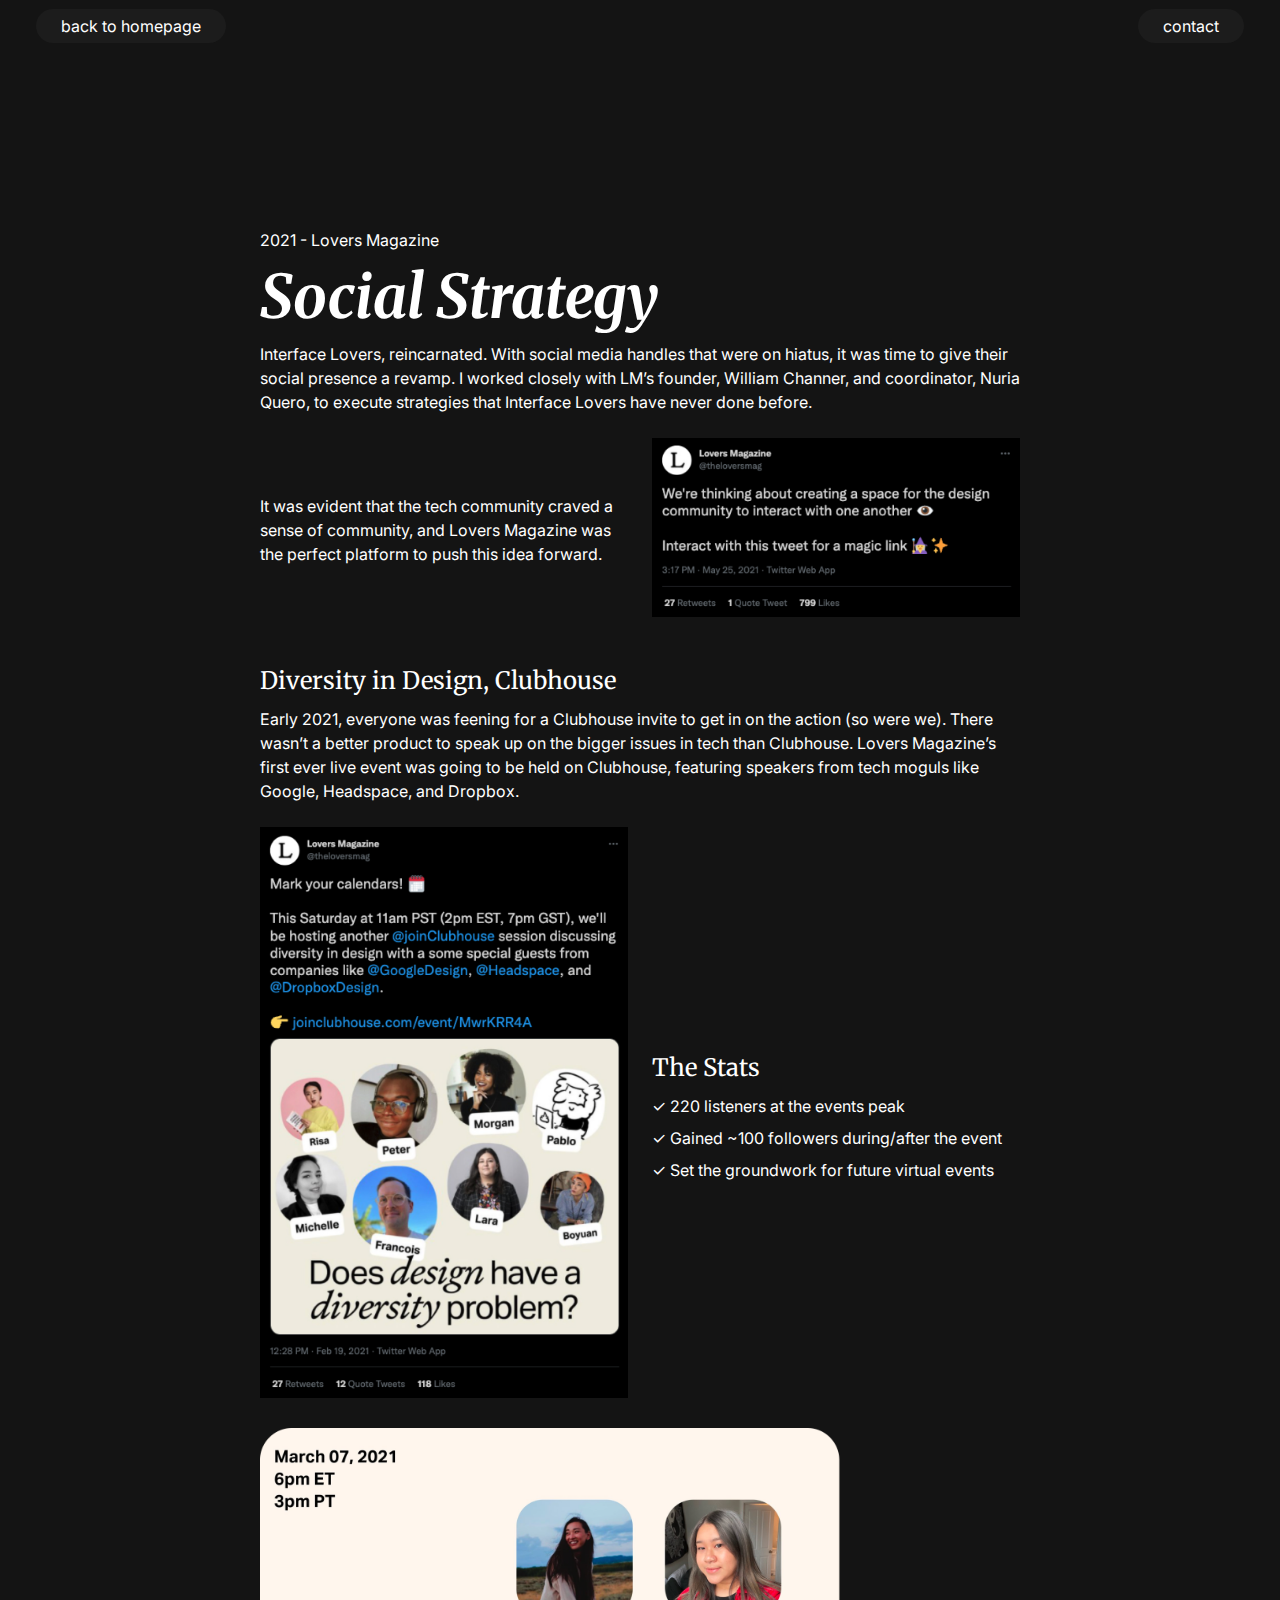
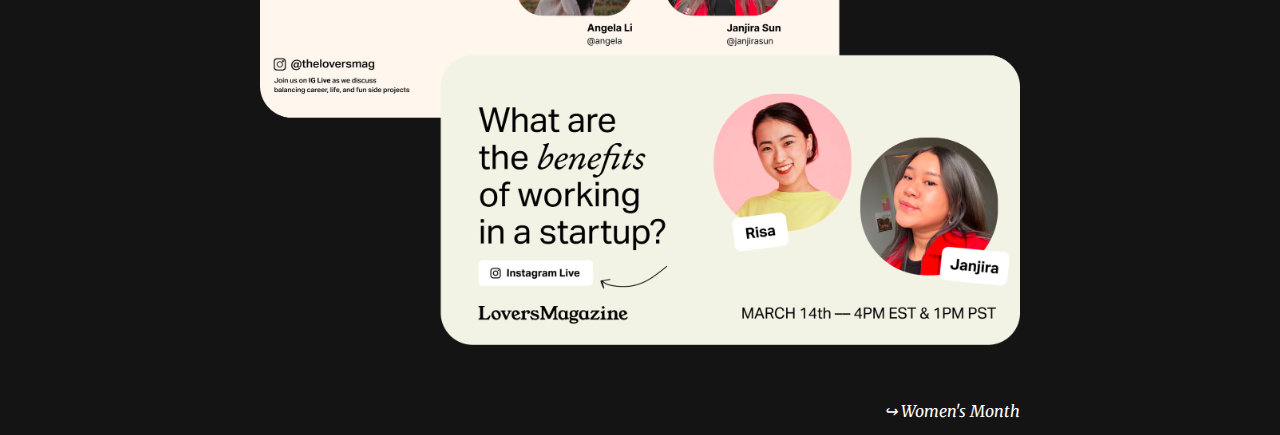
<file: loversmag-social-strategy.html>
<!DOCTYPE html>
<html class="has-navbar-fixed-top" lang="en">
    <head>
        <meta charset="UTF-8">
        <meta http-equiv="X-UA-Compatible" content="IE=edge">
        <meta name="viewport" content="width=device-width, initial-scale=1.0">
        <link rel="apple-touch-icon" sizes="120x120" href="apple-touch-icon.png">
        <link rel="icon" type="image/png" sizes="32x32" href="favicon-32x32.png">
        <link rel="icon" type="image/png" sizes="16x16" href="favicon-16x16.png">
        <link rel="manifest" href="site.webmanifest">
        <link rel="mask-icon" href="safari-pinned-tab.svg" color="#5bbad5">
        <meta name="msapplication-TileColor" content="#da532c">
        <meta name="theme-color" content="#ffffff">
        <link rel="preconnect" href="https://fonts.googleapis.com">
        <link rel="preconnect" href="https://fonts.gstatic.com" crossorigin>
        <link href="https://fonts.googleapis.com/css2?family=Inter&family=Merriweather:ital,wght@0,700;1,700&display=swap" rel="stylesheet"> 
        <link rel="stylesheet" href="style/bulma.min.css">
        <link rel="stylesheet" href="style/custom.css">
        <title>jira.exe</title>
    </head>
<body>
    <nav class="navbar is-fixed-top">
        <div class="navbar-item"></div>
        <div class="navbar-brand">
            <div class="navbar-item">
                <div class="homepage-back-button">
                    <a href="index.html"> back to homepage</a>
                </div>
            </div>
        </div>
        <div class="navbar-end navbar-end-flex">
            <div class="navbar-item">
                <div class="contact-me-button">
                    <a href="mailto:janjiratsun@gmail.com?Subject=Hey Jira, just came from your site 🌿" target="_blank"> contact </a>
                </div>
            </div>
        </div>
        <div class="navbar-item"></div>
    </nav>
    <!-- intro -->
    <section class="section project-page ">
        <div class="container">
            <div class="columns">
                <div class="column is-2-desktop is-1-mobile"></div>
                <div class="column is-8-desktop is-12-mobile">
                    <div> <a href="lovers-magazine-intro.html">  2021 - Lovers Magazine </a></div>
                    <h1> Social Strategy </h1>
                    <p class="project-description-2"> 
                        Interface Lovers, reincarnated. With social media handles that were on hiatus, it was time to give their social presence a revamp. I worked closely with LM’s founder, William Channer, and coordinator, Nuria Quero, to execute strategies that Interface Lovers have never done before.
                    </p>
                </div>
            </div>
            <!-- side by side section -->
            <div class="columns">
                <div class="column is-2-desktop is-1-mobile"></div>
                <div class="column is-4-desktop is-12-mobile side-text-container">
                    <p>
                        It was evident that the tech community craved a sense of community, and Lovers Magazine was the perfect platform to push this idea forward.
                    </p>
                </div>
                <div class="column is-4-desktop is-12-mobile">
                    <img src="img/lovers-magazine/loversmag-twitter-screenshot@2x.jpg" alt="twitter screenshot lovers magazine">
                </div>
            </div>

            <div class="columns">
                <div class="column is-2-desktop is-1-mobile"></div>
                <div class="column is-8-desktop is-12-mobile">
                    <h2 class="mt-4"> Diversity in Design, Clubhouse </h2>
                    <div class="project-description-2 mt-2">
                        <p>
                            Early 2021, everyone was feening for a Clubhouse invite to get in on the action (so were we). There wasn’t a better product to speak up on the bigger issues in tech than Clubhouse. Lovers Magazine’s first ever live event was going to be held on Clubhouse, featuring speakers from tech moguls like Google, Headspace, and Dropbox.
                        </p>
                    </div>
                </div>
            </div>
            <div class="columns">
                <div class="column is-2-desktop is-1-mobile"></div>
                <div class="column is-4-desktop is-12-mobile">
                    <img src="img/lovers-magazine/loversmag-clubhouse-diversity-01@2x.jpg" alt="diversity event - loversmagazine">
                </div>
                <div class="column is-4-desktop is-12-mobile side-text-container">
                    <div>
                        <h2> The Stats</h2>
                        <ul>
                            <li class="mt-2" > ✓ 220 listeners at the events peak</li>
                            <li class="mt-2">  ✓ Gained ~100 followers during/after the event</li>
                            <li class="mt-2"> ✓ Set the groundwork for future virtual events </li>
                        </ul>
                    </div>

                </div>
            </div>
            <div class="columns">
                <div class="column is-2-desktop is-1-mobile"></div>
                <div class="column is-8-desktop is-12-mobile">
                    <div><img src="img/lovers-magazine/loversmagazine-promo@2x.png" alt="twitter + instagram live promos"></div>
                </div>
            </div>
        </div>
    </section>
    <section class="custom-footer mb-5">
        <div class="container">
        <div class="columns">
            <div class="column is-2-desktop"> </div>
            <div class="column is-8-desktop">
                <div class="next-project-button is-pulled-right">
                    <a href="loversmag-womens-month.html"> ↪ Women's Month  </a>
                </div>
            </div>
            <div class="column is-2-desktop"></div>
        </div>
    </div>
    </section>
</body>
</html>
</file>
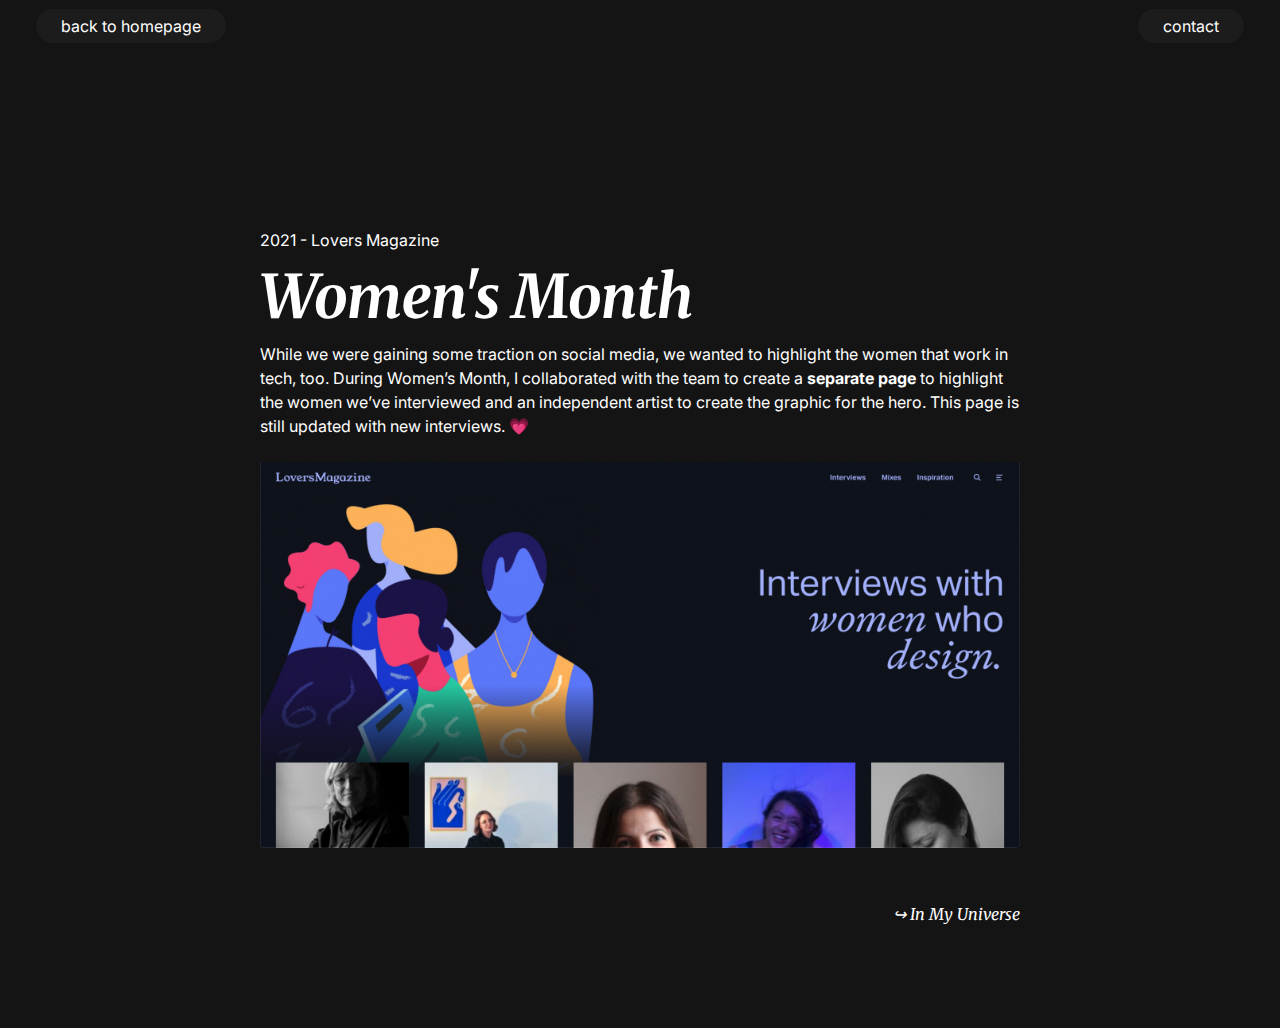
<file: loversmag-womens-month.html>
<!DOCTYPE html>
<html class="has-navbar-fixed-top" lang="en">
    <head>
        <meta charset="UTF-8">
        <meta http-equiv="X-UA-Compatible" content="IE=edge">
        <meta name="viewport" content="width=device-width, initial-scale=1.0">
        <link rel="apple-touch-icon" sizes="120x120" href="apple-touch-icon.png">
        <link rel="icon" type="image/png" sizes="32x32" href="favicon-32x32.png">
        <link rel="icon" type="image/png" sizes="16x16" href="favicon-16x16.png">
        <link rel="manifest" href="site.webmanifest">
        <link rel="mask-icon" href="safari-pinned-tab.svg" color="#5bbad5">
        <meta name="msapplication-TileColor" content="#da532c">
        <meta name="theme-color" content="#ffffff">
        <link rel="preconnect" href="https://fonts.googleapis.com">
        <link rel="preconnect" href="https://fonts.gstatic.com" crossorigin>
        <link href="https://fonts.googleapis.com/css2?family=Inter&family=Merriweather:ital,wght@0,700;1,700&display=swap" rel="stylesheet"> 
        <link rel="stylesheet" href="style/bulma.min.css">
        <link rel="stylesheet" href="style/custom.css">
        <title>jira.exe</title>
    </head>
<body>
    <nav class="navbar is-fixed-top">
        <div class="navbar-item"></div>
        <div class="navbar-brand">
            <div class="navbar-item">
                <div class="homepage-back-button">
                    <a href="index.html"> back to homepage</a>
                </div>
            </div>
        </div>
        <div class="navbar-end navbar-end-flex">
            <div class="navbar-item">
                <div class="contact-me-button">
                    <a href="mailto:janjiratsun@gmail.com?Subject=Hey Jira, just came from your site 🌿" target="_blank"> contact </a>
                </div>
            </div>
        </div>
        <div class="navbar-item"></div>
    </nav>
    <!-- intro -->
    <section class="section project-page ">
        <div class="container">
            <div class="columns">
                <div class="column is-2-desktop is-1-mobile"></div>
                <div class="column is-8-desktop is-12-mobile">
                    <div>  <a href="lovers-magazine-intro.html"> 2021 - Lovers Magazine </a></div>
                    <h1> Women's Month </h1>
                    <p class="project-description-2"> 
                        While we were gaining some traction on social media, we wanted to highlight the women that work in tech, too. During Women’s Month, I collaborated with the team to create a <strong><a href="https://www.loversmagazine.com/women">separate page </a> </strong> to highlight the women we’ve interviewed and an independent artist to create the graphic for the hero. This page is still updated with new interviews. 💗
                    </p>
                </div>
            </div>
            <div class="columns">
                <div class="column is-2-desktop is-1-mobile"></div>
                <div class="column is-8-desktop is-12-mobile">
                    <div><img src="img/lovers-magazine/women's-month@2x.jpg" alt="loversmag women's month"></div>


                </div>
            </div>
        </div>
    </section>
    <section class="custom-footer mb-5">
        <div class="container">
        <div class="columns">
            <div class="column is-2-desktop"> </div>
            <div class="column is-8-desktop">
                <div class="next-project-button is-pulled-right">
                    <a href="in-my-universe-intro.html"> ↪ In My Universe  </a>
                </div>
            </div>
            <div class="column is-2-desktop"></div>
        </div>
    </div>
    </section>
</body>
</html>
</file>
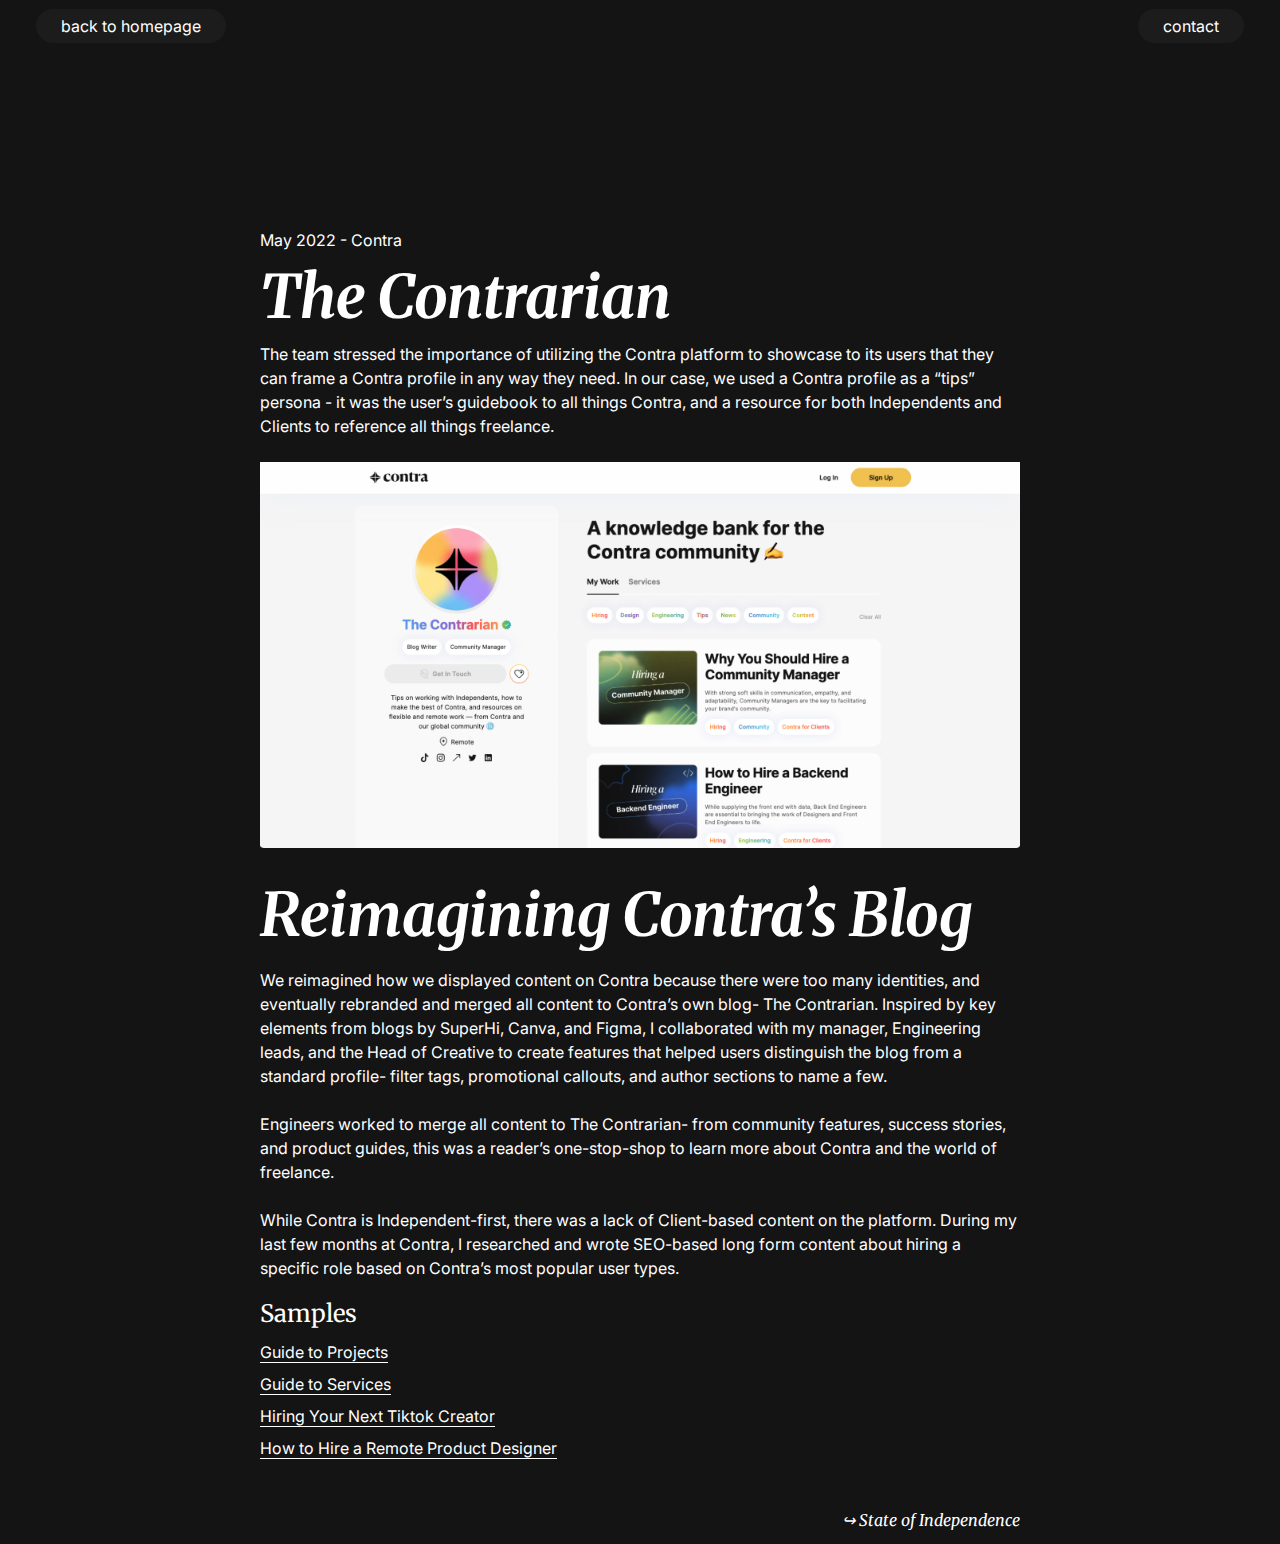
<file: the-contrarian.html>
<!DOCTYPE html>
<html class="has-navbar-fixed-top" lang="en">
    <head>
        <meta charset="UTF-8">
        <meta http-equiv="X-UA-Compatible" content="IE=edge">
        <meta name="viewport" content="width=device-width, initial-scale=1.0">
        <link rel="apple-touch-icon" sizes="120x120" href="apple-touch-icon.png">
        <link rel="icon" type="image/png" sizes="32x32" href="favicon-32x32.png">
        <link rel="icon" type="image/png" sizes="16x16" href="favicon-16x16.png">
        <link rel="manifest" href="site.webmanifest">
        <link rel="mask-icon" href="safari-pinned-tab.svg" color="#5bbad5">
        <meta name="msapplication-TileColor" content="#da532c">
        <meta name="theme-color" content="#ffffff">
        <link rel="preconnect" href="https://fonts.googleapis.com">
        <link rel="preconnect" href="https://fonts.gstatic.com" crossorigin>
        <link href="https://fonts.googleapis.com/css2?family=Inter&family=Merriweather:ital,wght@0,700;1,700&display=swap" rel="stylesheet"> 
        <link rel="stylesheet" href="style/bulma.min.css">
        <link rel="stylesheet" href="style/custom.css">
        <title>jira.exe</title>
    </head>
<body>
    <nav class="navbar is-fixed-top">
        <div class="navbar-item"></div>
        <div class="navbar-brand">
            <div class="navbar-item">
                <div class="homepage-back-button">
                    <a href="index.html"> back to homepage</a>
                </div>
            </div>
        </div>
        <div class="navbar-end navbar-end-flex">
            <div class="navbar-item">
                <div class="contact-me-button">
                    <a href="mailto:janjiratsun@gmail.com?Subject=Hey Jira, just came from your site 🌿" target="_blank"> contact </a>
                </div>
            </div>
        </div>
        <div class="navbar-item"></div>
    </nav>
    <!-- intro -->
    <section class="section project-page ">
        <div class="container">
            <div class="columns">
                <div class="column is-2-desktop is-1-mobile"></div>
                <div class="column is-8-desktop is-12-mobile">
                    <div> <a href="contra-intro.html"> May 2022 - Contra </a></div>
                    <h1> The Contrarian </h1>
                    <p class="project-description-2"> 
                        The team stressed the importance of utilizing the Contra platform to showcase to its users that they can frame a Contra profile in any way they need. In our case, we used a Contra profile as a “tips” persona - it was the user’s guidebook to all things Contra, and a resource for both Independents and Clients to reference all things freelance.
                    </p>
                </div>
            </div>
            <div class="columns">
                <div class="column is-2-desktop is-1-mobile"></div>
                <div class="column is-8-desktop is-12-mobile">
                    <div><img src="img/the-contrarian/c-img-001@2x.jpg" alt="SOI HERO"></div>
                    <h1 class="mt-4"> Reimagining Contra’s Blog </h1>
                    <div class="project-description-2 mt-2">
                        <p>
                            We reimagined how we displayed content on Contra because there were too many identities, and eventually rebranded and merged all content to Contra’s own blog- The Contrarian. Inspired by key elements from blogs by SuperHi, Canva, and Figma, I collaborated with my manager, Engineering leads, and the Head of Creative to create features that helped users distinguish the blog from a standard profile- filter tags, promotional callouts, and author sections to name a few.
                        </p>
                        <p class="mt-5">
                            Engineers worked to merge all content to The Contrarian- from community features, success stories, and product guides, this was a reader’s one-stop-shop to learn more about Contra and the world of freelance.
                        </p>
                        <p class="mt-5">
                            While Contra is Independent-first, there was a lack of Client-based content on the platform. During my last few months at Contra, I researched and wrote SEO-based long form content about hiring a specific role based on Contra’s most popular user types.
                        </p>
                    </div>
                    <h2 class="mt-4"> Samples</h2>
                    <ul>
                        <li class="mt-2"> <a href="https://contra.com/p/AWQrRObc-guide-to-projects" class="inline-link" target="_blank"> Guide to Projects </a></li>
                        <li class="mt-2"> <a href="https://contra.com/p/ZNbl3PUR-guide-to-services" class="inline-link" target="_blank"> Guide to Services </a></li>
                        <li class="mt-2"> <a href="https://contra.com/p/eAlNoAbZ-hiring-your-next-tik-tok-content-creator" class="inline-link" target="_blank"> Hiring Your Next Tiktok Creator </a></li>
                        <li class="mt-2"> <a href="https://contra.com/p/krUZEWBE-how-to-hire-a-remote-product-designer" class="inline-link" target="_blank"> How to Hire a Remote Product Designer </a></li>
                    </ul>
                </div>
            </div>
        </div>
    </section>
    <section class="custom-footer mb-5">
        <div class="container">
        <div class="columns">
            <div class="column is-2-desktop"> </div>
            <div class="column is-8-desktop">
                <div class="next-project-button is-pulled-right">
                    <a href="contra-soi.html"> ↪ State of Independence  </a>
                </div>
            </div>
            <div class="column is-2-desktop"></div>
        </div>
    </div>
    </section>
</body>
</html>
</file>
<file: style/custom.css>
html {
    background-color:#141414;
    height:100%;
    margin:0;
}
body {
    height:100%;
    margin:0;
    color: #fff;
    background-color:#141414;
    font-family: 'Inter', sans-serif;
}

h1 {
    font-family: 'Merriweather' , serif;
    font-size:60px;
    font-style:italic;
    font-weight:bold;
}
h2 {
    font-family: 'Merriweather' , serif;
    font-size:24px;
}
h4 {
    font-size:24px;
}

a {
    color:#fff;
    text-decoration: none;
    transition: all 500ms cubic-bezier(0.445, 0.05, 0.55, 0.95);
}
a:hover {
    color:#b19cd9;
    filter: drop-shadow(0 0 3px #b19cd9);
}

.inline-link {
    transition: all 500ms cubic-bezier(0.445, 0.05, 0.55, 0.95);
    text-decoration: underline;
    text-underline-offset: 4px;
}

.navbar {
    background-color: #141414;
}
.description-text{
    font-size:24px;
}

.intro-wrapper {
    min-height:100%;
    align-items: center;
}
.intro {
/* styling of her intro section */

}

.experience-header {
}

.hero-cta {
    font-size:20px;
}

.project-landing-title {
    font-size:60px;
}

.project-description {
    font-size:18px;
    font-family: 'Merriweather' , serif;
    font-style:italic;
}

.project-page {
    margin-top:10%;
    /* will probably have to fix this on mobile? */
}

.side-text-container {
    display:flex;
    align-items:center;
}


.footer {
    background-color:#141414;
}

.homepage-back-button{
    padding: 5px 25px 5px 25px;
    border-radius: 42px;
    background-color: #1C1C1C;
    width: max-content;
}

.contact-me-button {
    padding: 5px 25px 5px 25px;
    border-radius: 42px;
    background-color: #1C1C1C;
    width: max-content;
}

.next-project-button {
    font-family: 'Merriweather' , serif;
    font-style:italic;
}

.about-me-img {
    border-radius: 70px;
}

.glow {
   /* filter: drop-shadow(0 0 3px #f5f5f5); */
}






/* ----------------------------------------- */
	/* mobile phones */
 @media only screen and (min-width: 320px) and (max-width:480px) {
    h1 {
        font-size:32px;
    }
    h4 {
        font-size:18px;
    }
    .description-text {
        font-size:18px;
    }
    .project-description {
        font-size:14px;
    }

}
</file>
